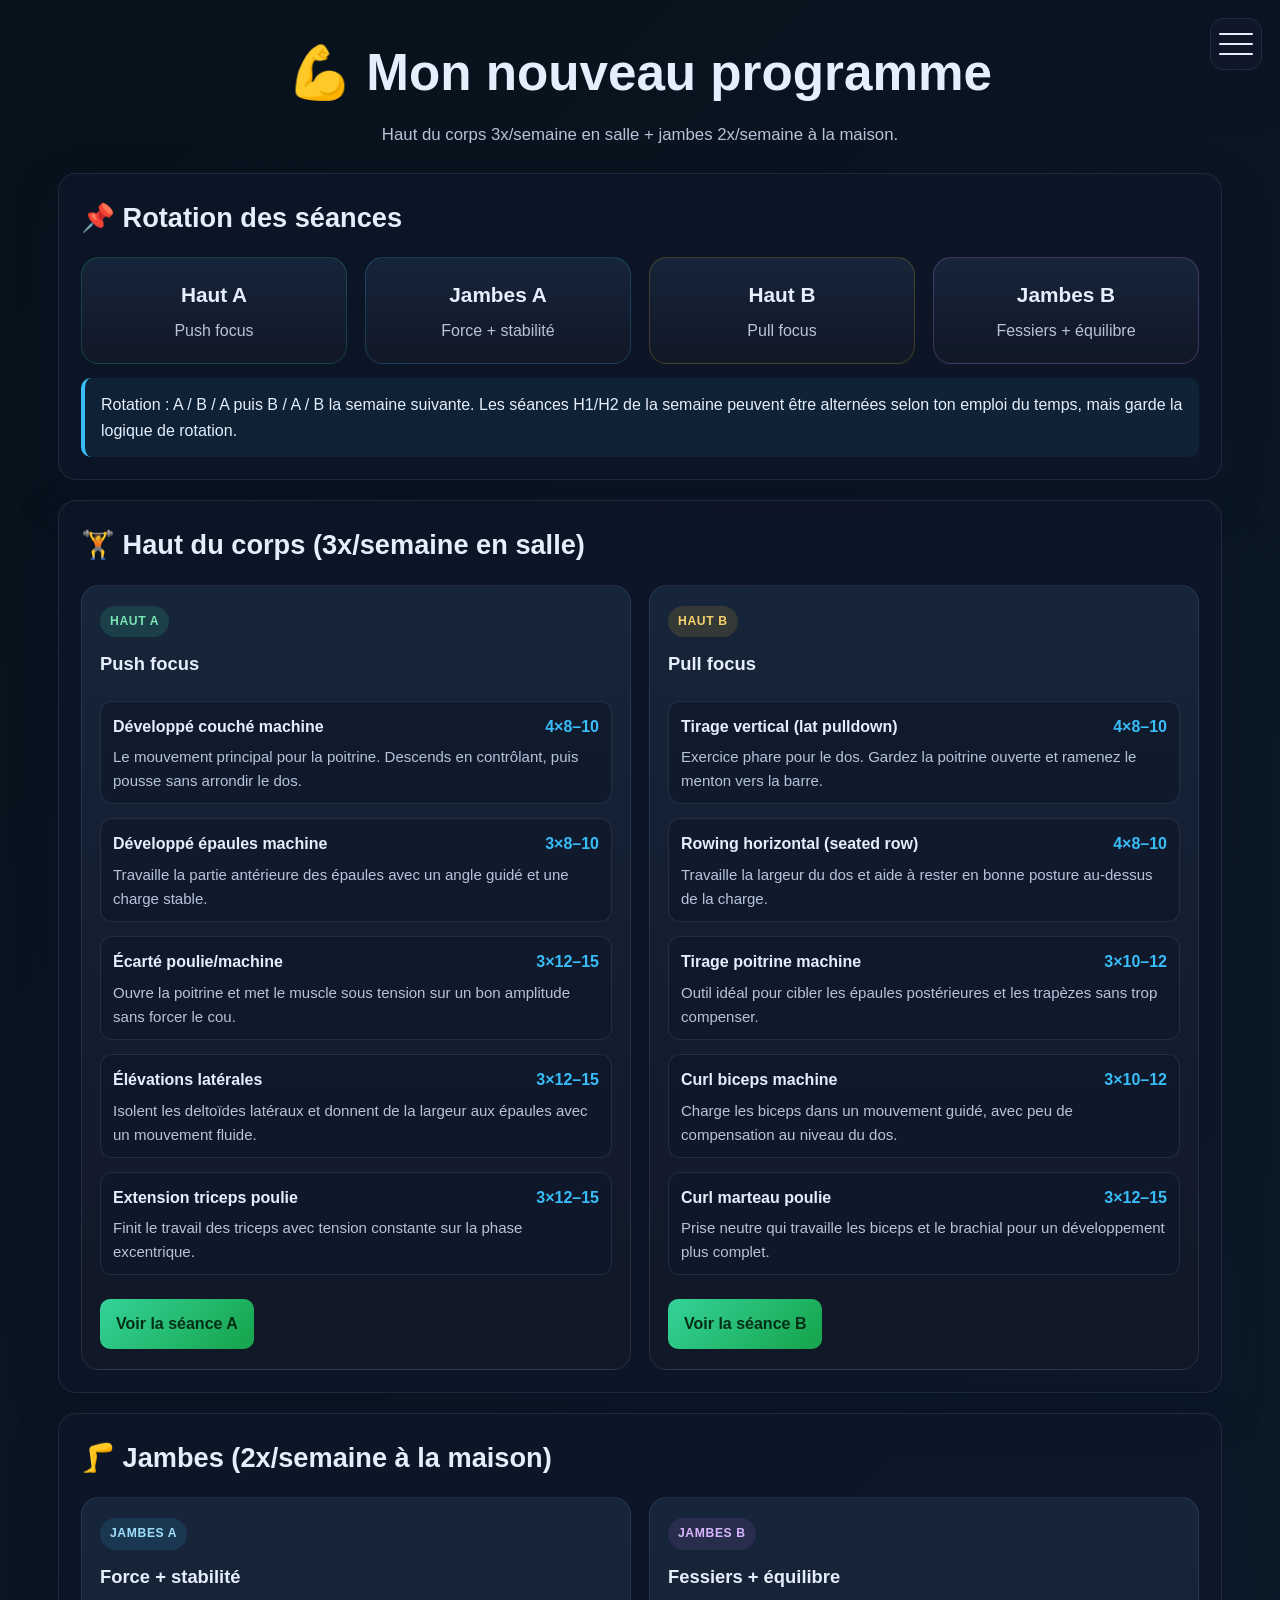
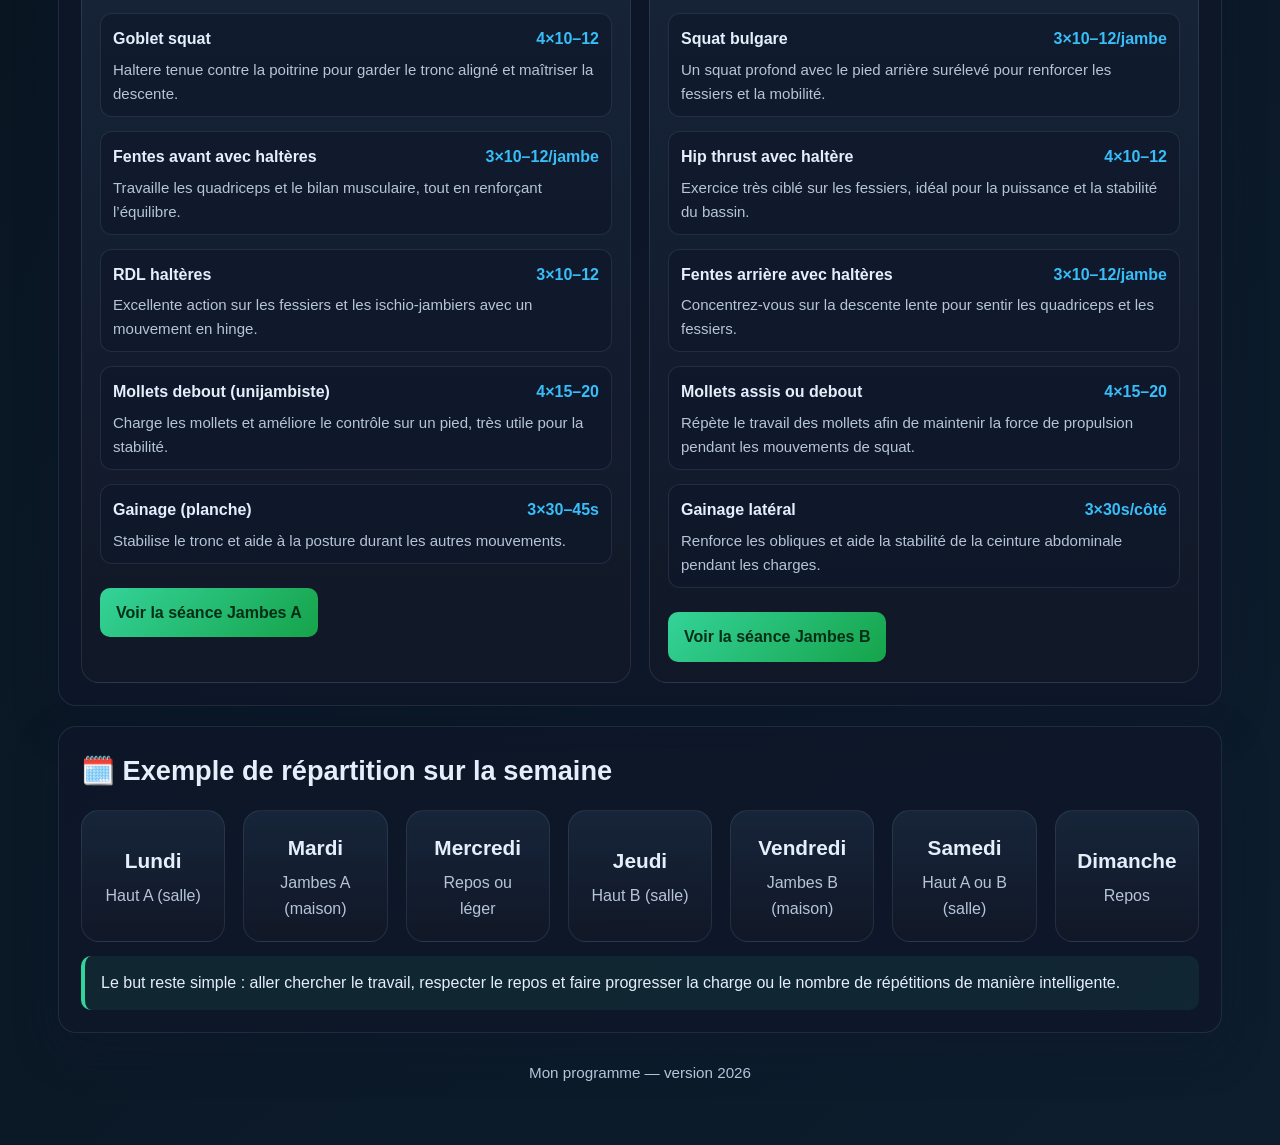
<file: index.html>
<!doctype html>
<html lang="fr">
<head>
  <meta charset="UTF-8" />
  <meta name="viewport" content="width=device-width, initial-scale=1.0" />
  <title>Mon nouveau programme de musculation</title>
  <link rel="stylesheet" href="styles.css" />
</head>
<body>
  <div class="container">
    <header class="page-header">
      <div class="mobile-nav-wrap">
        <button class="burger-btn" type="button" aria-label="Ouvrir le menu" aria-expanded="false">
          <span></span>
          <span></span>
          <span></span>
        </button>
        <nav class="quick-nav" aria-label="Navigation rapide">
          <a href="seance-a.html">Haut A</a>
          <a href="seance-b.html">Jambes A</a>
          <a href="seance-c.html">Haut B</a>
          <a href="seance-d.html">Jambes B</a>
        </nav>
      </div>
      <h1>💪 Mon nouveau programme</h1>
      <p class="subtitle">Haut du corps 3x/semaine en salle + jambes 2x/semaine à la maison.</p>
    </header>

    <section>
      <h2>📌 Rotation des séances</h2>
      <div class="summary-grid">
        <div class="summary-card accent-green">
          <strong>Haut A</strong>
          <span>Push focus</span>
        </div>
        <div class="summary-card accent-blue">
          <strong>Jambes A</strong>
          <span>Force + stabilité</span>
        </div>
        <div class="summary-card accent-gold">
          <strong>Haut B</strong>
          <span>Pull focus</span>
        </div>
        <div class="summary-card accent-purple">
          <strong>Jambes B</strong>
          <span>Fessiers + équilibre</span>
        </div>
      </div>
      <div class="info-box">
        Rotation : A / B / A puis B / A / B la semaine suivante. Les séances H1/H2 de la semaine peuvent être alternées selon ton emploi du temps, mais garde la logique de rotation.
      </div>
    </section>

    <section>
      <h2>🏋️ Haut du corps (3x/semaine en salle)</h2>
      <div class="program-grid">
        <article class="plan-card" id="haut-a">
          <span class="tag tag-green">Haut A</span>
          <h3>Push focus</h3>
          <ul class="exercise-list-index">
            <li>
              <div class="exercise-head"><strong>Développé couché machine</strong><span>4×8–10</span></div>
              <p>Le mouvement principal pour la poitrine. Descends en contrôlant, puis pousse sans arrondir le dos.</p>
            </li>
            <li>
              <div class="exercise-head"><strong>Développé épaules machine</strong><span>3×8–10</span></div>
              <p>Travaille la partie antérieure des épaules avec un angle guidé et une charge stable.</p>
            </li>
            <li>
              <div class="exercise-head"><strong>Écarté poulie/machine</strong><span>3×12–15</span></div>
              <p>Ouvre la poitrine et met le muscle sous tension sur un bon amplitude sans forcer le cou.</p>
            </li>
            <li>
              <div class="exercise-head"><strong>Élévations latérales</strong><span>3×12–15</span></div>
              <p>Isolent les deltoïdes latéraux et donnent de la largeur aux épaules avec un mouvement fluide.</p>
            </li>
            <li>
              <div class="exercise-head"><strong>Extension triceps poulie</strong><span>3×12–15</span></div>
              <p>Finit le travail des triceps avec tension constante sur la phase excentrique.</p>
            </li>
          </ul>
          <div class="actions">
            <a class="button primary" href="seance-a.html">Voir la séance A</a>
          </div>
        </article>

        <article class="plan-card" id="haut-b">
          <span class="tag tag-gold">Haut B</span>
          <h3>Pull focus</h3>
          <ul class="exercise-list-index">
            <li>
              <div class="exercise-head"><strong>Tirage vertical (lat pulldown)</strong><span>4×8–10</span></div>
              <p>Exercice phare pour le dos. Gardez la poitrine ouverte et ramenez le menton vers la barre.</p>
            </li>
            <li>
              <div class="exercise-head"><strong>Rowing horizontal (seated row)</strong><span>4×8–10</span></div>
              <p>Travaille la largeur du dos et aide à rester en bonne posture au-dessus de la charge.</p>
            </li>
            <li>
              <div class="exercise-head"><strong>Tirage poitrine machine</strong><span>3×10–12</span></div>
              <p>Outil idéal pour cibler les épaules postérieures et les trapèzes sans trop compenser.</p>
            </li>
            <li>
              <div class="exercise-head"><strong>Curl biceps machine</strong><span>3×10–12</span></div>
              <p>Charge les biceps dans un mouvement guidé, avec peu de compensation au niveau du dos.</p>
            </li>
            <li>
              <div class="exercise-head"><strong>Curl marteau poulie</strong><span>3×12–15</span></div>
              <p>Prise neutre qui travaille les biceps et le brachial pour un développement plus complet.</p>
            </li>
          </ul>
          <div class="actions">
            <a class="button primary" href="seance-c.html">Voir la séance B</a>
          </div>
        </article>
      </div>
    </section>

    <section>
      <h2>🦵 Jambes (2x/semaine à la maison)</h2>
      <div class="program-grid two-columns">
        <article class="plan-card" id="jambes-a">
          <span class="tag tag-blue">Jambes A</span>
          <h3>Force + stabilité</h3>
          <ul class="exercise-list-index">
            <li>
              <div class="exercise-head"><strong>Goblet squat</strong><span>4×10–12</span></div>
              <p>Haltere tenue contre la poitrine pour garder le tronc aligné et maîtriser la descente.</p>
            </li>
            <li>
              <div class="exercise-head"><strong>Fentes avant avec haltères</strong><span>3×10–12/jambe</span></div>
              <p>Travaille les quadriceps et le bilan musculaire, tout en renforçant l’équilibre.</p>
            </li>
            <li>
              <div class="exercise-head"><strong>RDL haltères</strong><span>3×10–12</span></div>
              <p>Excellente action sur les fessiers et les ischio-jambiers avec un mouvement en hinge.</p>
            </li>
            <li>
              <div class="exercise-head"><strong>Mollets debout (unijambiste)</strong><span>4×15–20</span></div>
              <p>Charge les mollets et améliore le contrôle sur un pied, très utile pour la stabilité.</p>
            </li>
            <li>
              <div class="exercise-head"><strong>Gainage (planche)</strong><span>3×30–45s</span></div>
              <p>Stabilise le tronc et aide à la posture durant les autres mouvements.</p>
            </li>
          </ul>
          <div class="actions">
            <a class="button primary" href="seance-b.html">Voir la séance Jambes A</a>
          </div>
        </article>

        <article class="plan-card" id="jambes-b">
          <span class="tag tag-purple">Jambes B</span>
          <h3>Fessiers + équilibre</h3>
          <ul class="exercise-list-index">
            <li>
              <div class="exercise-head"><strong>Squat bulgare</strong><span>3×10–12/jambe</span></div>
              <p>Un squat profond avec le pied arrière surélevé pour renforcer les fessiers et la mobilité.</p>
            </li>
            <li>
              <div class="exercise-head"><strong>Hip thrust avec haltère</strong><span>4×10–12</span></div>
              <p>Exercice très ciblé sur les fessiers, idéal pour la puissance et la stabilité du bassin.</p>
            </li>
            <li>
              <div class="exercise-head"><strong>Fentes arrière avec haltères</strong><span>3×10–12/jambe</span></div>
              <p>Concentrez-vous sur la descente lente pour sentir les quadriceps et les fessiers.</p>
            </li>
            <li>
              <div class="exercise-head"><strong>Mollets assis ou debout</strong><span>4×15–20</span></div>
              <p>Répète le travail des mollets afin de maintenir la force de propulsion pendant les mouvements de squat.</p>
            </li>
            <li>
              <div class="exercise-head"><strong>Gainage latéral</strong><span>3×30s/côté</span></div>
              <p>Renforce les obliques et aide la stabilité de la ceinture abdominale pendant les charges.</p>
            </li>
          </ul>
          <div class="actions">
            <a class="button primary" href="seance-d.html">Voir la séance Jambes B</a>
          </div>
        </article>
      </div>
    </section>

    <section>
      <h2>🗓️ Exemple de répartition sur la semaine</h2>
      <div class="week-grid">
        <div class="day-card"><strong>Lundi</strong><span>Haut A (salle)</span></div>
        <div class="day-card"><strong>Mardi</strong><span>Jambes A (maison)</span></div>
        <div class="day-card"><strong>Mercredi</strong><span>Repos ou léger</span></div>
        <div class="day-card"><strong>Jeudi</strong><span>Haut B (salle)</span></div>
        <div class="day-card"><strong>Vendredi</strong><span>Jambes B (maison)</span></div>
        <div class="day-card"><strong>Samedi</strong><span>Haut A ou B (salle)</span></div>
        <div class="day-card"><strong>Dimanche</strong><span>Repos</span></div>
      </div>
      <div class="success-box">Le but reste simple : aller chercher le travail, respecter le repos et faire progresser la charge ou le nombre de répétitions de manière intelligente.</div>
    </section>

    <footer>Mon programme — version 2026</footer>
  </div>

  <script src="app.js"></script>
</body>
</html>
</file>
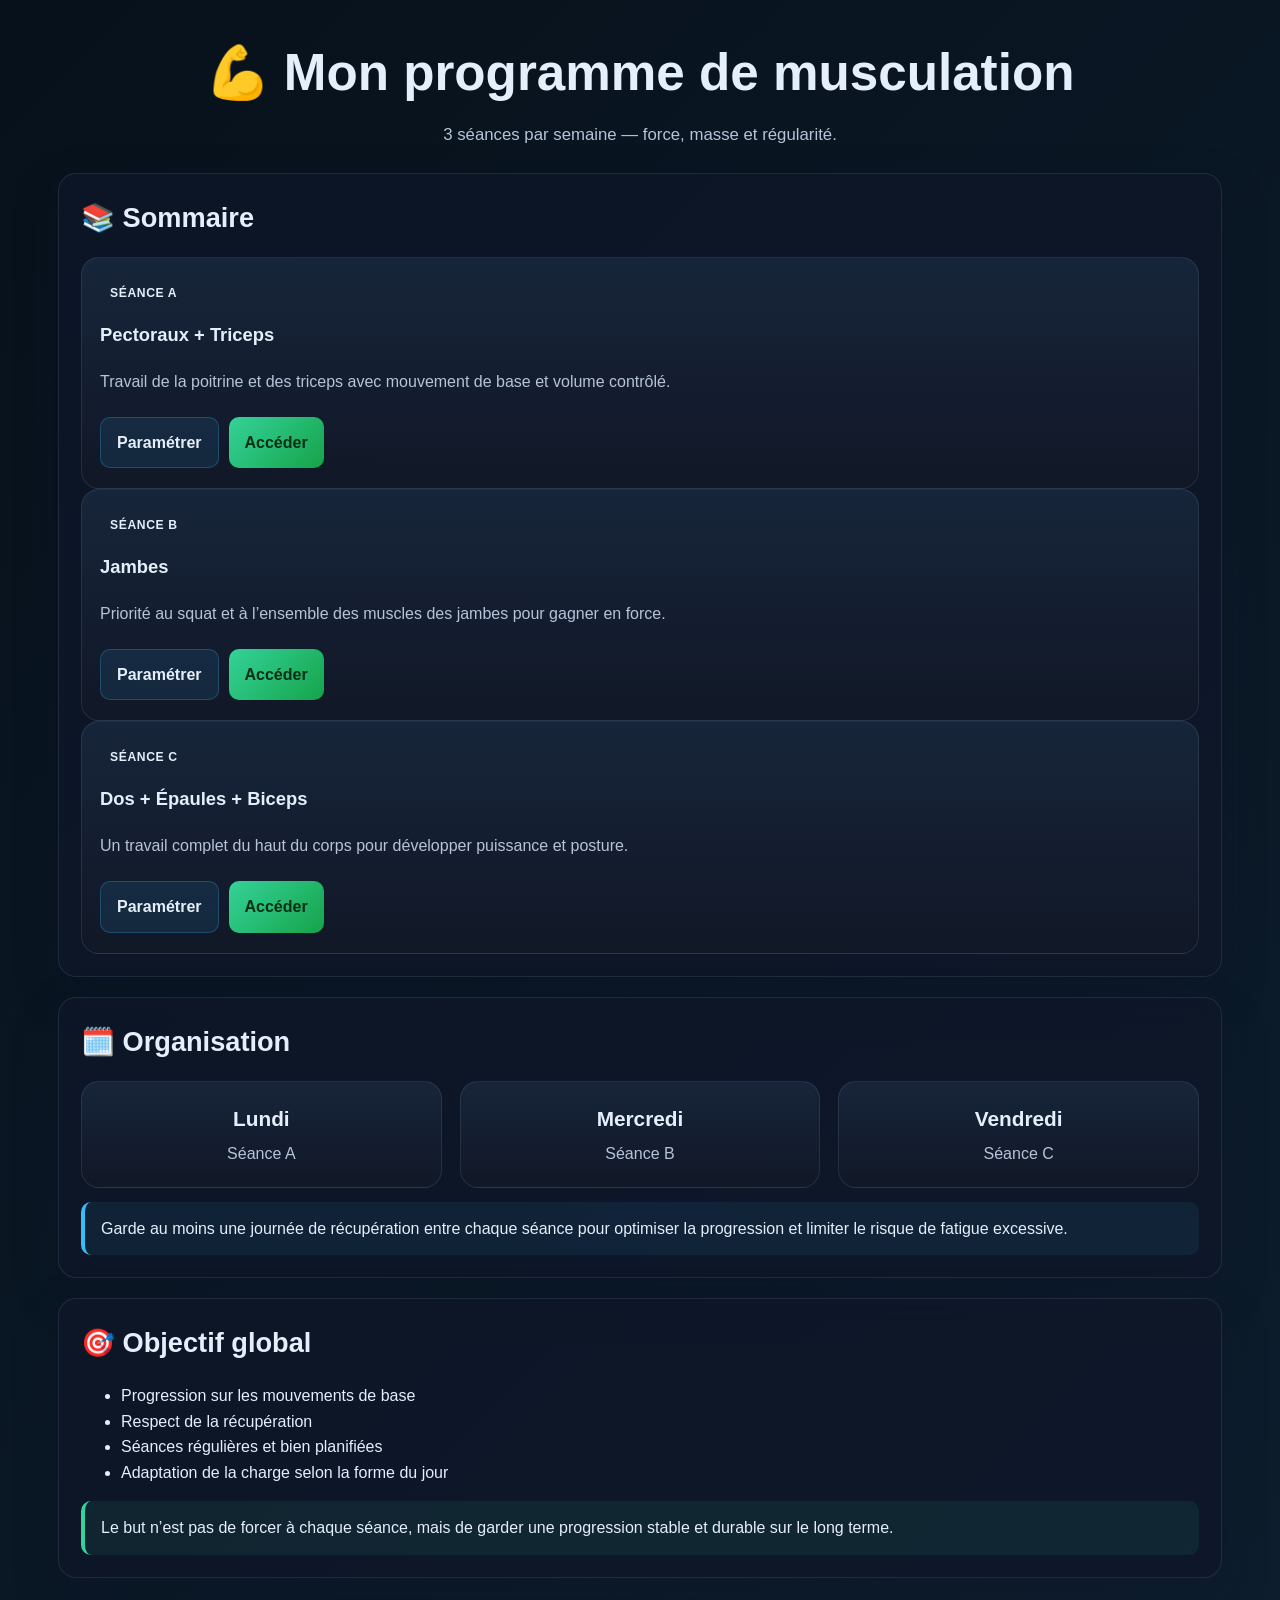
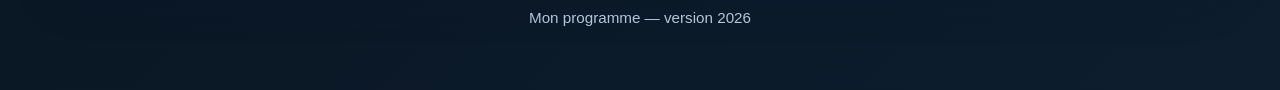
<file: programme-musculation.html>
<!doctype html>
<html lang="fr">
<head>
  <meta charset="UTF-8" />
  <meta name="viewport" content="width=device-width, initial-scale=1.0" />
  <title>Mon programme de musculation</title>
  <link rel="stylesheet" href="styles.css" />
</head>
<body>
  <div class="container">
    <header class="page-header">
      <h1>💪 Mon programme de musculation</h1>
      <p class="subtitle">3 séances par semaine — force, masse et régularité.</p>
    </header>

    <section>
      <h2>📚 Sommaire</h2>
      <div class="grid-3">
        <article class="session-card" data-session="a">
          <span class="tag">Séance A</span>
          <h3>Pectoraux + Triceps</h3>
          <p>Travail de la poitrine et des triceps avec mouvement de base et volume contrôlé.</p>
          <div class="actions">
            <a class="button secondary" href="seance-a.html#parametrage">Paramétrer</a>
            <a class="button primary" href="seance-a.html">Accéder</a>
          </div>
        </article>

        <article class="session-card" data-session="b">
          <span class="tag">Séance B</span>
          <h3>Jambes</h3>
          <p>Priorité au squat et à l’ensemble des muscles des jambes pour gagner en force.</p>
          <div class="actions">
            <a class="button secondary" href="seance-b.html#parametrage">Paramétrer</a>
            <a class="button primary" href="seance-b.html">Accéder</a>
          </div>
        </article>

        <article class="session-card" data-session="c">
          <span class="tag">Séance C</span>
          <h3>Dos + Épaules + Biceps</h3>
          <p>Un travail complet du haut du corps pour développer puissance et posture.</p>
          <div class="actions">
            <a class="button secondary" href="seance-c.html#parametrage">Paramétrer</a>
            <a class="button primary" href="seance-c.html">Accéder</a>
          </div>
        </article>
      </div>
    </section>

    <section>
      <h2>🗓️ Organisation</h2>
      <div class="session-meta">
        <div class="meta-card"><strong>Lundi</strong><span>Séance A</span></div>
        <div class="meta-card"><strong>Mercredi</strong><span>Séance B</span></div>
        <div class="meta-card"><strong>Vendredi</strong><span>Séance C</span></div>
      </div>
      <div class="info-box">Garde au moins une journée de récupération entre chaque séance pour optimiser la progression et limiter le risque de fatigue excessive.</div>
    </section>

    <section>
      <h2>🎯 Objectif global</h2>
      <ul>
        <li>Progression sur les mouvements de base</li>
        <li>Respect de la récupération</li>
        <li>Séances régulières et bien planifiées</li>
        <li>Adaptation de la charge selon la forme du jour</li>
      </ul>
      <div class="success-box">Le but n’est pas de forcer à chaque séance, mais de garder une progression stable et durable sur le long terme.</div>
    </section>

    <footer>Mon programme — version 2026</footer>
  </div>
</body>
</html>
</file>
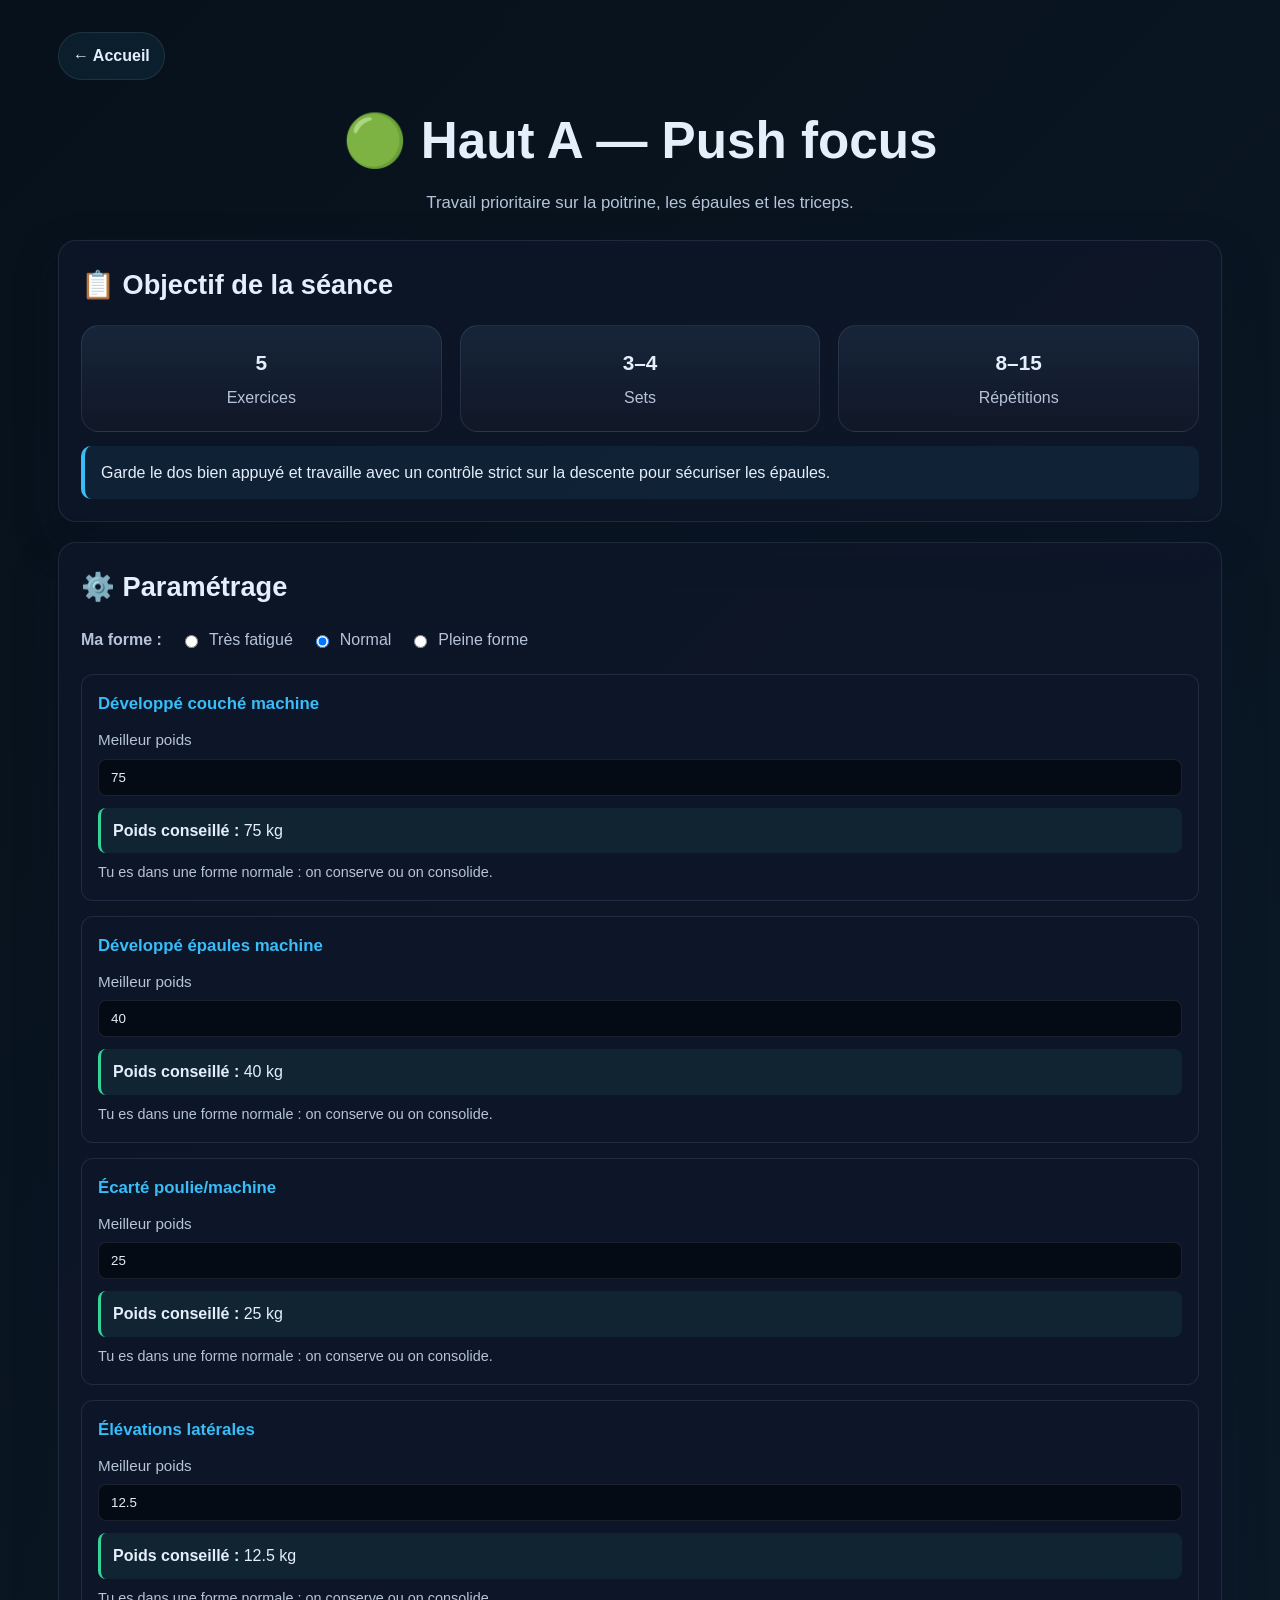
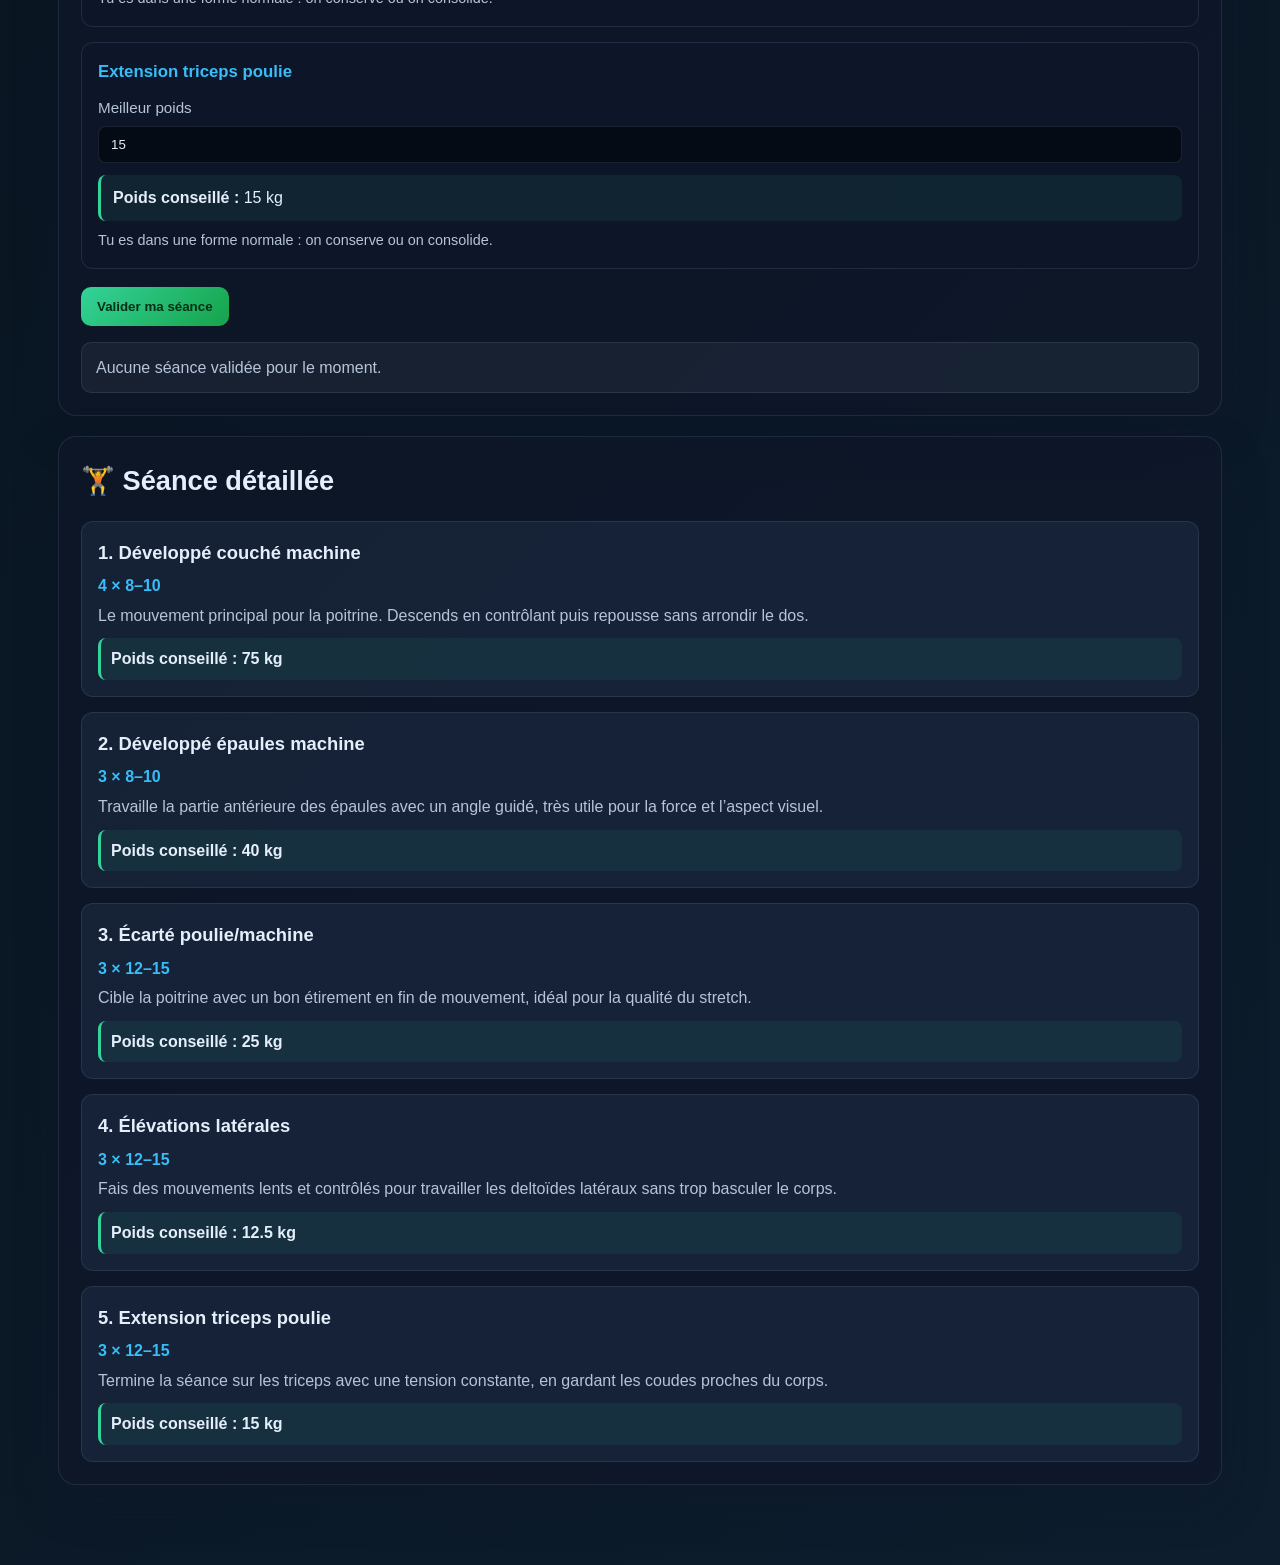
<file: seance-a.html>
<!doctype html>
<html lang="fr">
<head>
  <meta charset="UTF-8" />
  <meta name="viewport" content="width=device-width, initial-scale=1.0" />
  <title>Haut A — Push focus</title>
  <link rel="stylesheet" href="styles.css" />
</head>
<body data-session="a">
  <div class="container">
    <div class="topbar">
      <a class="back-link" href="index.html">← Accueil</a>
      <div></div>
    </div>

    <header class="page-header">
      <h1>🟢 Haut A — Push focus</h1>
      <p class="subtitle">Travail prioritaire sur la poitrine, les épaules et les triceps.</p>
    </header>

    <section>
      <h2>📋 Objectif de la séance</h2>
      <div class="session-meta">
        <div class="meta-card"><strong>5</strong><span>Exercices</span></div>
        <div class="meta-card"><strong>3–4</strong><span>Sets</span></div>
        <div class="meta-card"><strong>8–15</strong><span>Répétitions</span></div>
      </div>
      <div class="info-box">Garde le dos bien appuyé et travaille avec un contrôle strict sur la descente pour sécuriser les épaules.</div>
    </section>

    <section id="parametrage">
      <h2>⚙️ Paramétrage</h2>
      <div class="mood-selector">
        <strong>Ma forme :</strong>
        <label><input type="radio" name="sessionMood" value="1">Très fatigué</label>
        <label><input type="radio" name="sessionMood" value="2">Normal</label>
        <label><input type="radio" name="sessionMood" value="3">Pleine forme</label>
      </div>

      <div class="exercise-list">
        <div class="perf-row" data-session="a" data-exercise-id="bench">
          <div class="perf-name">Développé couché machine</div>
          <div class="perf-fields">
            <label><span>Meilleur poids</span><input type="number" min="0" step="2.5" value="75" data-field="best" /></label>
          </div>
          <div class="advice-box"><strong>Poids conseillé :</strong> <span class="suggestion-value">75 kg</span></div>
          <div class="small-note"></div>
        </div>

        <div class="perf-row" data-session="a" data-exercise-id="shoulders">
          <div class="perf-name">Développé épaules machine</div>
          <div class="perf-fields">
            <label><span>Meilleur poids</span><input type="number" min="0" step="2.5" value="40" data-field="best" /></label>
          </div>
          <div class="advice-box"><strong>Poids conseillé :</strong> <span class="suggestion-value">40 kg</span></div>
          <div class="small-note"></div>
        </div>

        <div class="perf-row" data-session="a" data-exercise-id="ecarte">
          <div class="perf-name">Écarté poulie/machine</div>
          <div class="perf-fields">
            <label><span>Meilleur poids</span><input type="number" min="0" step="2.5" value="25" data-field="best" /></label>
          </div>
          <div class="advice-box"><strong>Poids conseillé :</strong> <span class="suggestion-value">25 kg</span></div>
          <div class="small-note"></div>
        </div>

        <div class="perf-row" data-session="a" data-exercise-id="lateral">
          <div class="perf-name">Élévations latérales</div>
          <div class="perf-fields">
            <label><span>Meilleur poids</span><input type="number" min="0" step="2.5" value="12.5" data-field="best" /></label>
          </div>
          <div class="advice-box"><strong>Poids conseillé :</strong> <span class="suggestion-value">12.5 kg</span></div>
          <div class="small-note"></div>
        </div>

        <div class="perf-row" data-session="a" data-exercise-id="triceps">
          <div class="perf-name">Extension triceps poulie</div>
          <div class="perf-fields">
            <label><span>Meilleur poids</span><input type="number" min="0" step="2.5" value="15" data-field="best" /></label>
          </div>
          <div class="advice-box"><strong>Poids conseillé :</strong> <span class="suggestion-value">15 kg</span></div>
          <div class="small-note"></div>
        </div>
      </div>

      <div class="actions" style="margin-top: 18px;">
        <button class="primary-btn" type="button" data-save-session>Valider ma séance</button>
      </div>
      <div id="sessionSummary" class="session-summary">Aucune séance validée pour le moment.</div>
    </section>

    <section>
      <h2>🏋️ Séance détaillée</h2>
      <div class="exercise-list">
        <div class="exercise" data-session="a" data-exercise-id="bench">
          <h3>1. Développé couché machine</h3>
          <div class="sets">4 × 8–10</div>
          <div class="tip">Le mouvement principal pour la poitrine. Descends en contrôlant puis repousse sans arrondir le dos.</div>
          <div class="program-suggestion">Poids conseillé : 75 kg</div>
        </div>

        <div class="exercise" data-session="a" data-exercise-id="shoulders">
          <h3>2. Développé épaules machine</h3>
          <div class="sets">3 × 8–10</div>
          <div class="tip">Travaille la partie antérieure des épaules avec un angle guidé, très utile pour la force et l’aspect visuel.</div>
          <div class="program-suggestion">Poids conseillé : 40 kg</div>
        </div>

        <div class="exercise" data-session="a" data-exercise-id="ecarte">
          <h3>3. Écarté poulie/machine</h3>
          <div class="sets">3 × 12–15</div>
          <div class="tip">Cible la poitrine avec un bon étirement en fin de mouvement, idéal pour la qualité du stretch.</div>
          <div class="program-suggestion">Poids conseillé : 25 kg</div>
        </div>

        <div class="exercise" data-session="a" data-exercise-id="lateral">
          <h3>4. Élévations latérales</h3>
          <div class="sets">3 × 12–15</div>
          <div class="tip">Fais des mouvements lents et contrôlés pour travailler les deltoïdes latéraux sans trop basculer le corps.</div>
          <div class="program-suggestion">Poids conseillé : 12.5 kg</div>
        </div>

        <div class="exercise" data-session="a" data-exercise-id="triceps">
          <h3>5. Extension triceps poulie</h3>
          <div class="sets">3 × 12–15</div>
          <div class="tip">Termine la séance sur les triceps avec une tension constante, en gardant les coudes proches du corps.</div>
          <div class="program-suggestion">Poids conseillé : 15 kg</div>
        </div>
      </div>
    </section>
  </div>

  <script src="app.js"></script>
</body>
</html>
</file>
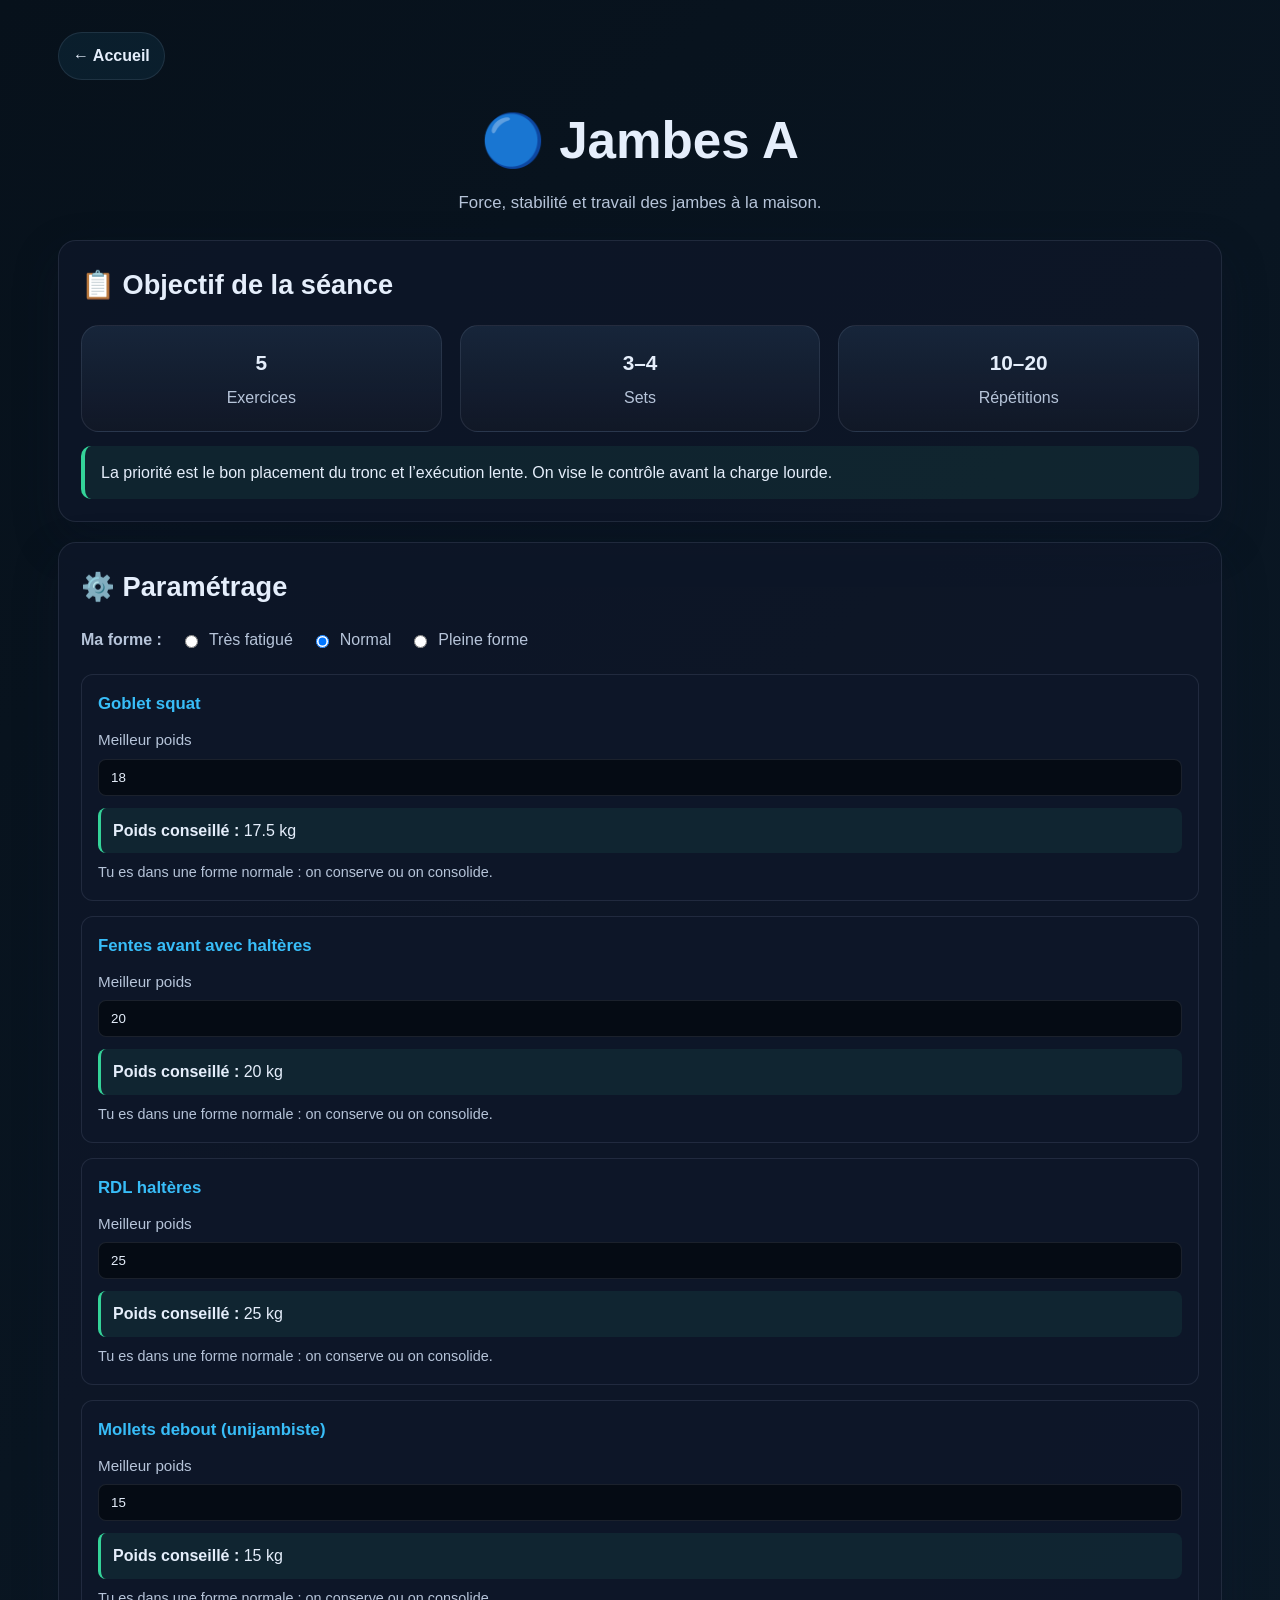
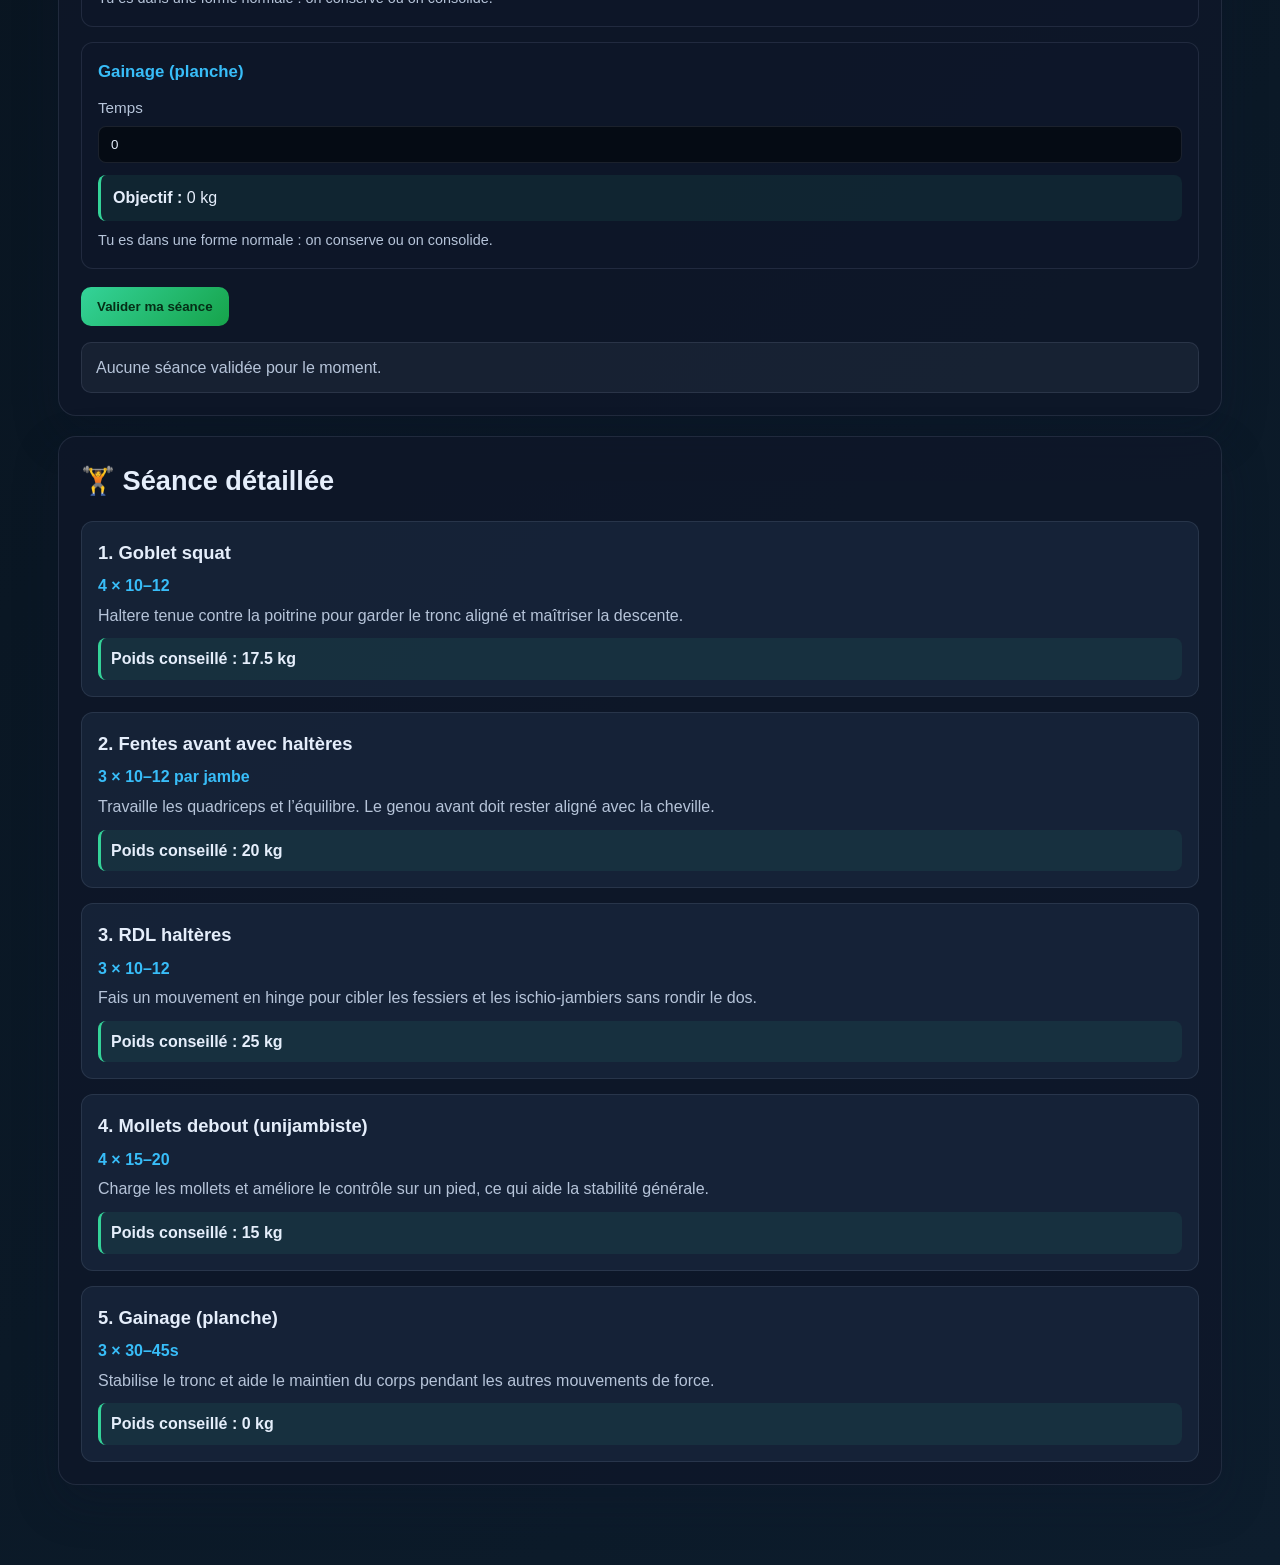
<file: seance-b.html>
<!doctype html>
<html lang="fr">
<head>
  <meta charset="UTF-8" />
  <meta name="viewport" content="width=device-width, initial-scale=1.0" />
  <title>Jambes A</title>
  <link rel="stylesheet" href="styles.css" />
</head>
<body data-session="b">
  <div class="container">
    <div class="topbar">
      <a class="back-link" href="index.html">← Accueil</a>
      <div></div>
    </div>

    <header class="page-header">
      <h1>🔵 Jambes A</h1>
      <p class="subtitle">Force, stabilité et travail des jambes à la maison.</p>
    </header>

    <section>
      <h2>📋 Objectif de la séance</h2>
      <div class="session-meta">
        <div class="meta-card"><strong>5</strong><span>Exercices</span></div>
        <div class="meta-card"><strong>3–4</strong><span>Sets</span></div>
        <div class="meta-card"><strong>10–20</strong><span>Répétitions</span></div>
      </div>
      <div class="success-box">La priorité est le bon placement du tronc et l’exécution lente. On vise le contrôle avant la charge lourde.</div>
    </section>

    <section id="parametrage">
      <h2>⚙️ Paramétrage</h2>
      <div class="mood-selector">
        <strong>Ma forme :</strong>
        <label><input type="radio" name="sessionMood" value="1">Très fatigué</label>
        <label><input type="radio" name="sessionMood" value="2">Normal</label>
        <label><input type="radio" name="sessionMood" value="3">Pleine forme</label>
      </div>

      <div class="exercise-list">
        <div class="perf-row" data-session="b" data-exercise-id="goblet">
          <div class="perf-name">Goblet squat</div>
          <div class="perf-fields">
            <label><span>Meilleur poids</span><input type="number" min="0" step="2.5" value="18" data-field="best" /></label>
          </div>
          <div class="advice-box"><strong>Poids conseillé :</strong> <span class="suggestion-value">18 kg</span></div>
          <div class="small-note"></div>
        </div>

        <div class="perf-row" data-session="b" data-exercise-id="split_front">
          <div class="perf-name">Fentes avant avec haltères</div>
          <div class="perf-fields">
            <label><span>Meilleur poids</span><input type="number" min="0" step="2.5" value="20" data-field="best" /></label>
          </div>
          <div class="advice-box"><strong>Poids conseillé :</strong> <span class="suggestion-value">20 kg</span></div>
          <div class="small-note"></div>
        </div>

        <div class="perf-row" data-session="b" data-exercise-id="rdl">
          <div class="perf-name">RDL haltères</div>
          <div class="perf-fields">
            <label><span>Meilleur poids</span><input type="number" min="0" step="2.5" value="25" data-field="best" /></label>
          </div>
          <div class="advice-box"><strong>Poids conseillé :</strong> <span class="suggestion-value">25 kg</span></div>
          <div class="small-note"></div>
        </div>

        <div class="perf-row" data-session="b" data-exercise-id="calf_standing">
          <div class="perf-name">Mollets debout (unijambiste)</div>
          <div class="perf-fields">
            <label><span>Meilleur poids</span><input type="number" min="0" step="2.5" value="15" data-field="best" /></label>
          </div>
          <div class="advice-box"><strong>Poids conseillé :</strong> <span class="suggestion-value">15 kg</span></div>
          <div class="small-note"></div>
        </div>

        <div class="perf-row" data-session="b" data-exercise-id="plank">
          <div class="perf-name">Gainage (planche)</div>
          <div class="perf-fields">
            <label><span>Temps</span><input type="number" min="0" step="5" value="0" data-field="best" /></label>
          </div>
          <div class="advice-box"><strong>Objectif :</strong> <span class="suggestion-value">30–45s</span></div>
          <div class="small-note"></div>
        </div>
      </div>

      <div class="actions" style="margin-top: 18px;">
        <button class="primary-btn" type="button" data-save-session>Valider ma séance</button>
      </div>
      <div id="sessionSummary" class="session-summary">Aucune séance validée pour le moment.</div>
    </section>

    <section>
      <h2>🏋️ Séance détaillée</h2>
      <div class="exercise-list">
        <div class="exercise" data-session="b" data-exercise-id="goblet">
          <h3>1. Goblet squat</h3>
          <div class="sets">4 × 10–12</div>
          <div class="tip">Haltere tenue contre la poitrine pour garder le tronc aligné et maîtriser la descente.</div>
          <div class="program-suggestion">Poids conseillé : 18 kg</div>
        </div>

        <div class="exercise" data-session="b" data-exercise-id="split_front">
          <h3>2. Fentes avant avec haltères</h3>
          <div class="sets">3 × 10–12 par jambe</div>
          <div class="tip">Travaille les quadriceps et l’équilibre. Le genou avant doit rester aligné avec la cheville.</div>
          <div class="program-suggestion">Poids conseillé : 20 kg</div>
        </div>

        <div class="exercise" data-session="b" data-exercise-id="rdl">
          <h3>3. RDL haltères</h3>
          <div class="sets">3 × 10–12</div>
          <div class="tip">Fais un mouvement en hinge pour cibler les fessiers et les ischio-jambiers sans rondir le dos.</div>
          <div class="program-suggestion">Poids conseillé : 25 kg</div>
        </div>

        <div class="exercise" data-session="b" data-exercise-id="calf_standing">
          <h3>4. Mollets debout (unijambiste)</h3>
          <div class="sets">4 × 15–20</div>
          <div class="tip">Charge les mollets et améliore le contrôle sur un pied, ce qui aide la stabilité générale.</div>
          <div class="program-suggestion">Poids conseillé : 15 kg</div>
        </div>

        <div class="exercise" data-session="b" data-exercise-id="plank">
          <h3>5. Gainage (planche)</h3>
          <div class="sets">3 × 30–45s</div>
          <div class="tip">Stabilise le tronc et aide le maintien du corps pendant les autres mouvements de force.</div>
          <div class="program-suggestion">Objectif : 30–45s</div>
        </div>
      </div>
    </section>
  </div>

  <script src="app.js"></script>
</body>
</html>
</file>
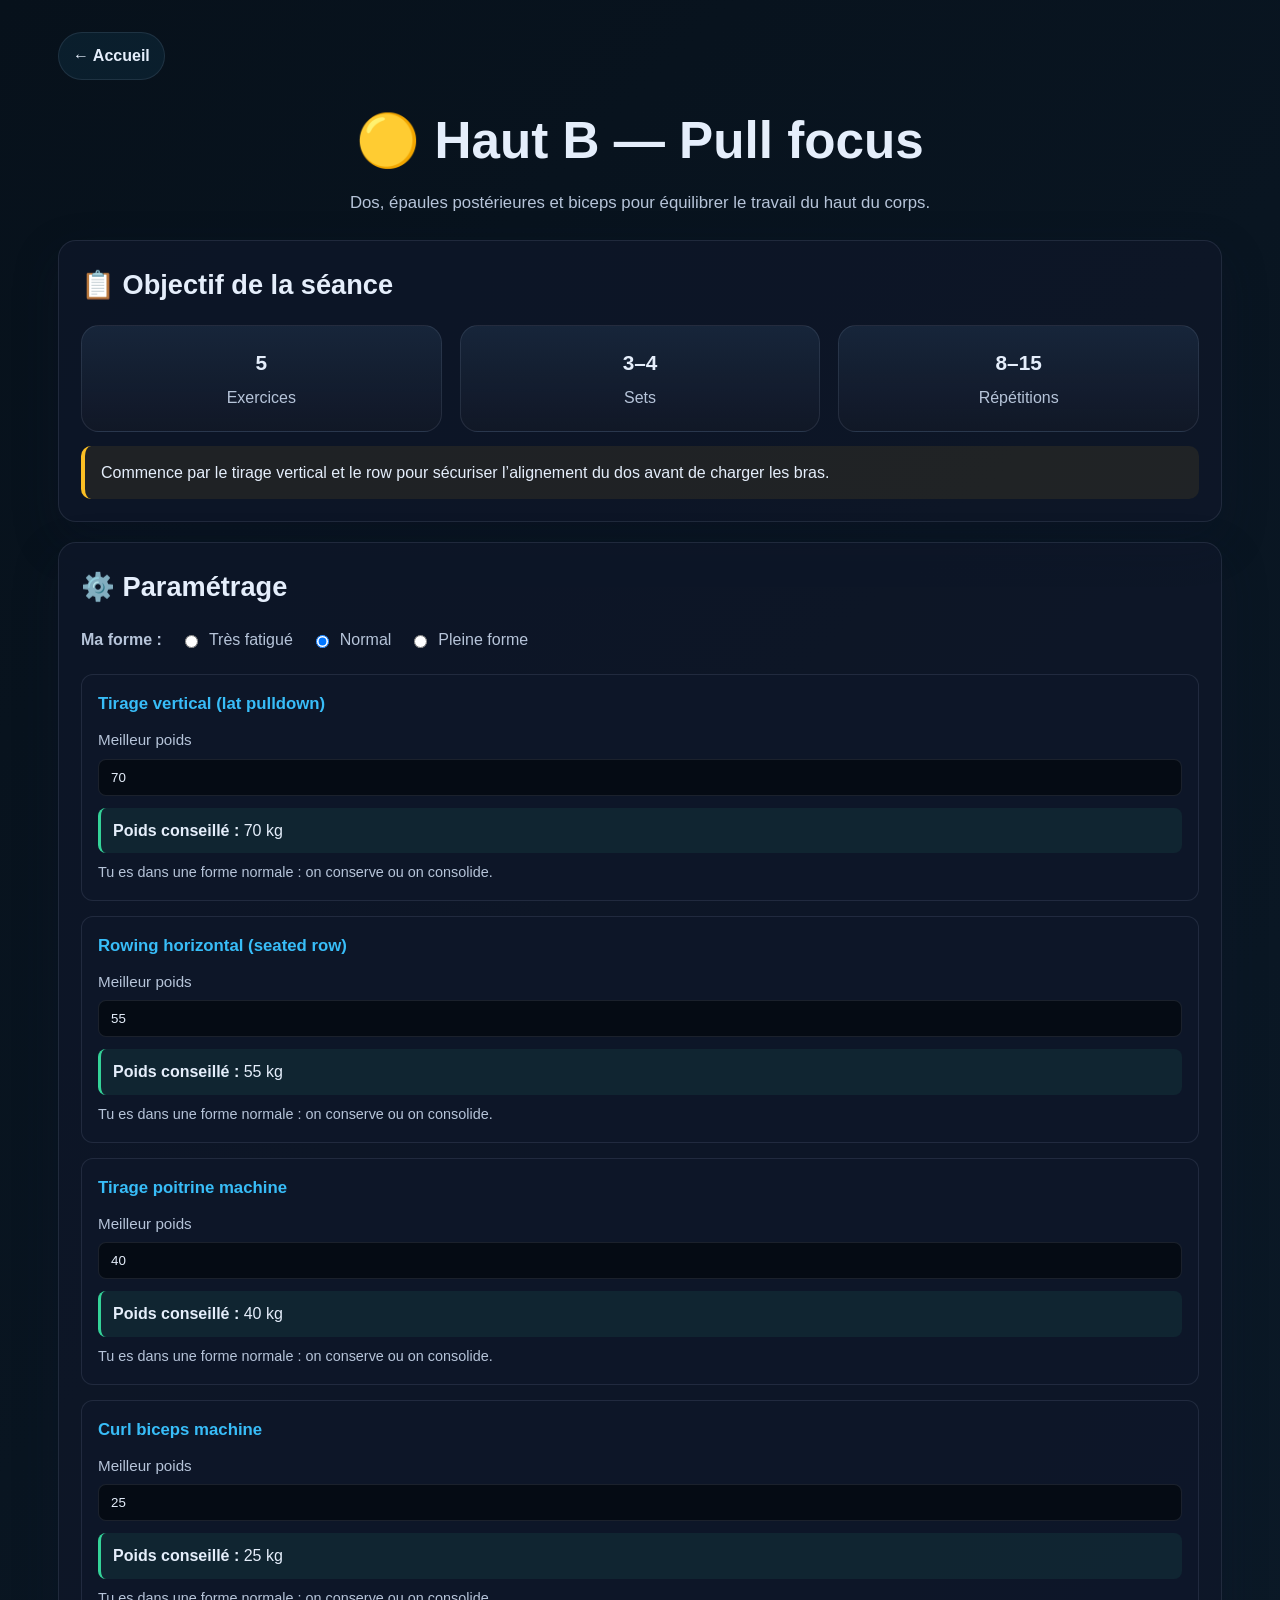
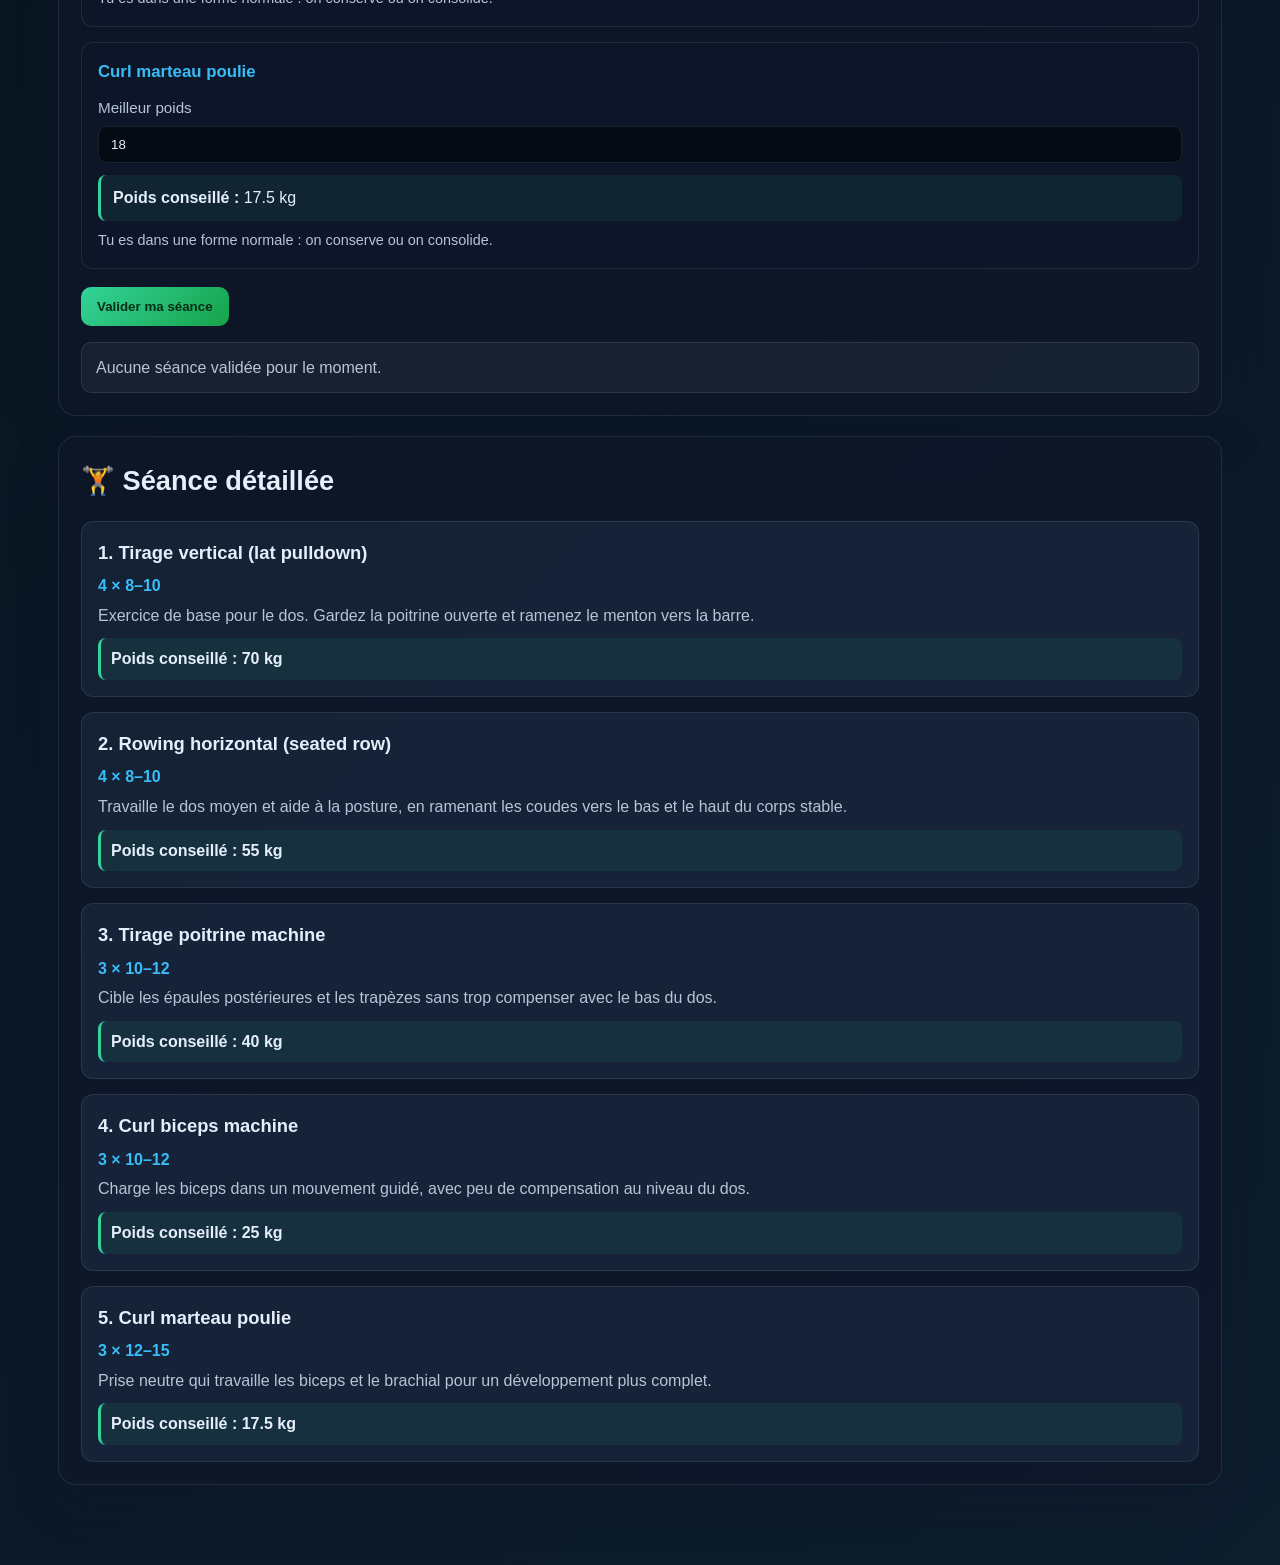
<file: seance-c.html>
<!doctype html>
<html lang="fr">
<head>
  <meta charset="UTF-8" />
  <meta name="viewport" content="width=device-width, initial-scale=1.0" />
  <title>Haut B — Pull focus</title>
  <link rel="stylesheet" href="styles.css" />
</head>
<body data-session="c">
  <div class="container">
    <div class="topbar">
      <a class="back-link" href="index.html">← Accueil</a>
      <div></div>
    </div>

    <header class="page-header">
      <h1>🟡 Haut B — Pull focus</h1>
      <p class="subtitle">Dos, épaules postérieures et biceps pour équilibrer le travail du haut du corps.</p>
    </header>

    <section>
      <h2>📋 Objectif de la séance</h2>
      <div class="session-meta">
        <div class="meta-card"><strong>5</strong><span>Exercices</span></div>
        <div class="meta-card"><strong>3–4</strong><span>Sets</span></div>
        <div class="meta-card"><strong>8–15</strong><span>Répétitions</span></div>
      </div>
      <div class="warning-box">Commence par le tirage vertical et le row pour sécuriser l’alignement du dos avant de charger les bras.</div>
    </section>

    <section id="parametrage">
      <h2>⚙️ Paramétrage</h2>
      <div class="mood-selector">
        <strong>Ma forme :</strong>
        <label><input type="radio" name="sessionMood" value="1">Très fatigué</label>
        <label><input type="radio" name="sessionMood" value="2">Normal</label>
        <label><input type="radio" name="sessionMood" value="3">Pleine forme</label>
      </div>

      <div class="exercise-list">
        <div class="perf-row" data-session="c" data-exercise-id="lat_pulldown">
          <div class="perf-name">Tirage vertical (lat pulldown)</div>
          <div class="perf-fields">
            <label><span>Meilleur poids</span><input type="number" min="0" step="2.5" value="70" data-field="best" /></label>
          </div>
          <div class="advice-box"><strong>Poids conseillé :</strong> <span class="suggestion-value">70 kg</span></div>
          <div class="small-note"></div>
        </div>

        <div class="perf-row" data-session="c" data-exercise-id="seated_row">
          <div class="perf-name">Rowing horizontal (seated row)</div>
          <div class="perf-fields">
            <label><span>Meilleur poids</span><input type="number" min="0" step="2.5" value="55" data-field="best" /></label>
          </div>
          <div class="advice-box"><strong>Poids conseillé :</strong> <span class="suggestion-value">55 kg</span></div>
          <div class="small-note"></div>
        </div>

        <div class="perf-row" data-session="c" data-exercise-id="chest_pulldown">
          <div class="perf-name">Tirage poitrine machine</div>
          <div class="perf-fields">
            <label><span>Meilleur poids</span><input type="number" min="0" step="2.5" value="40" data-field="best" /></label>
          </div>
          <div class="advice-box"><strong>Poids conseillé :</strong> <span class="suggestion-value">40 kg</span></div>
          <div class="small-note"></div>
        </div>

        <div class="perf-row" data-session="c" data-exercise-id="curl_biceps">
          <div class="perf-name">Curl biceps machine</div>
          <div class="perf-fields">
            <label><span>Meilleur poids</span><input type="number" min="0" step="2.5" value="25" data-field="best" /></label>
          </div>
          <div class="advice-box"><strong>Poids conseillé :</strong> <span class="suggestion-value">25 kg</span></div>
          <div class="small-note"></div>
        </div>

        <div class="perf-row" data-session="c" data-exercise-id="curl_hammer">
          <div class="perf-name">Curl marteau poulie</div>
          <div class="perf-fields">
            <label><span>Meilleur poids</span><input type="number" min="0" step="2.5" value="18" data-field="best" /></label>
          </div>
          <div class="advice-box"><strong>Poids conseillé :</strong> <span class="suggestion-value">18 kg</span></div>
          <div class="small-note"></div>
        </div>
      </div>

      <div class="actions" style="margin-top: 18px;">
        <button class="primary-btn" type="button" data-save-session>Valider ma séance</button>
      </div>
      <div id="sessionSummary" class="session-summary">Aucune séance validée pour le moment.</div>
    </section>

    <section>
      <h2>🏋️ Séance détaillée</h2>
      <div class="exercise-list">
        <div class="exercise" data-session="c" data-exercise-id="lat_pulldown">
          <h3>1. Tirage vertical (lat pulldown)</h3>
          <div class="sets">4 × 8–10</div>
          <div class="tip">Exercice de base pour le dos. Gardez la poitrine ouverte et ramenez le menton vers la barre.</div>
          <div class="program-suggestion">Poids conseillé : 70 kg</div>
        </div>

        <div class="exercise" data-session="c" data-exercise-id="seated_row">
          <h3>2. Rowing horizontal (seated row)</h3>
          <div class="sets">4 × 8–10</div>
          <div class="tip">Travaille le dos moyen et aide à la posture, en ramenant les coudes vers le bas et le haut du corps stable.</div>
          <div class="program-suggestion">Poids conseillé : 55 kg</div>
        </div>

        <div class="exercise" data-session="c" data-exercise-id="chest_pulldown">
          <h3>3. Tirage poitrine machine</h3>
          <div class="sets">3 × 10–12</div>
          <div class="tip">Cible les épaules postérieures et les trapèzes sans trop compenser avec le bas du dos.</div>
          <div class="program-suggestion">Poids conseillé : 40 kg</div>
        </div>

        <div class="exercise" data-session="c" data-exercise-id="curl_biceps">
          <h3>4. Curl biceps machine</h3>
          <div class="sets">3 × 10–12</div>
          <div class="tip">Charge les biceps dans un mouvement guidé, avec peu de compensation au niveau du dos.</div>
          <div class="program-suggestion">Poids conseillé : 25 kg</div>
        </div>

        <div class="exercise" data-session="c" data-exercise-id="curl_hammer">
          <h3>5. Curl marteau poulie</h3>
          <div class="sets">3 × 12–15</div>
          <div class="tip">Prise neutre qui travaille les biceps et le brachial pour un développement plus complet.</div>
          <div class="program-suggestion">Poids conseillé : 18 kg</div>
        </div>
      </div>
    </section>
  </div>

  <script src="app.js"></script>
</body>
</html>
</file>
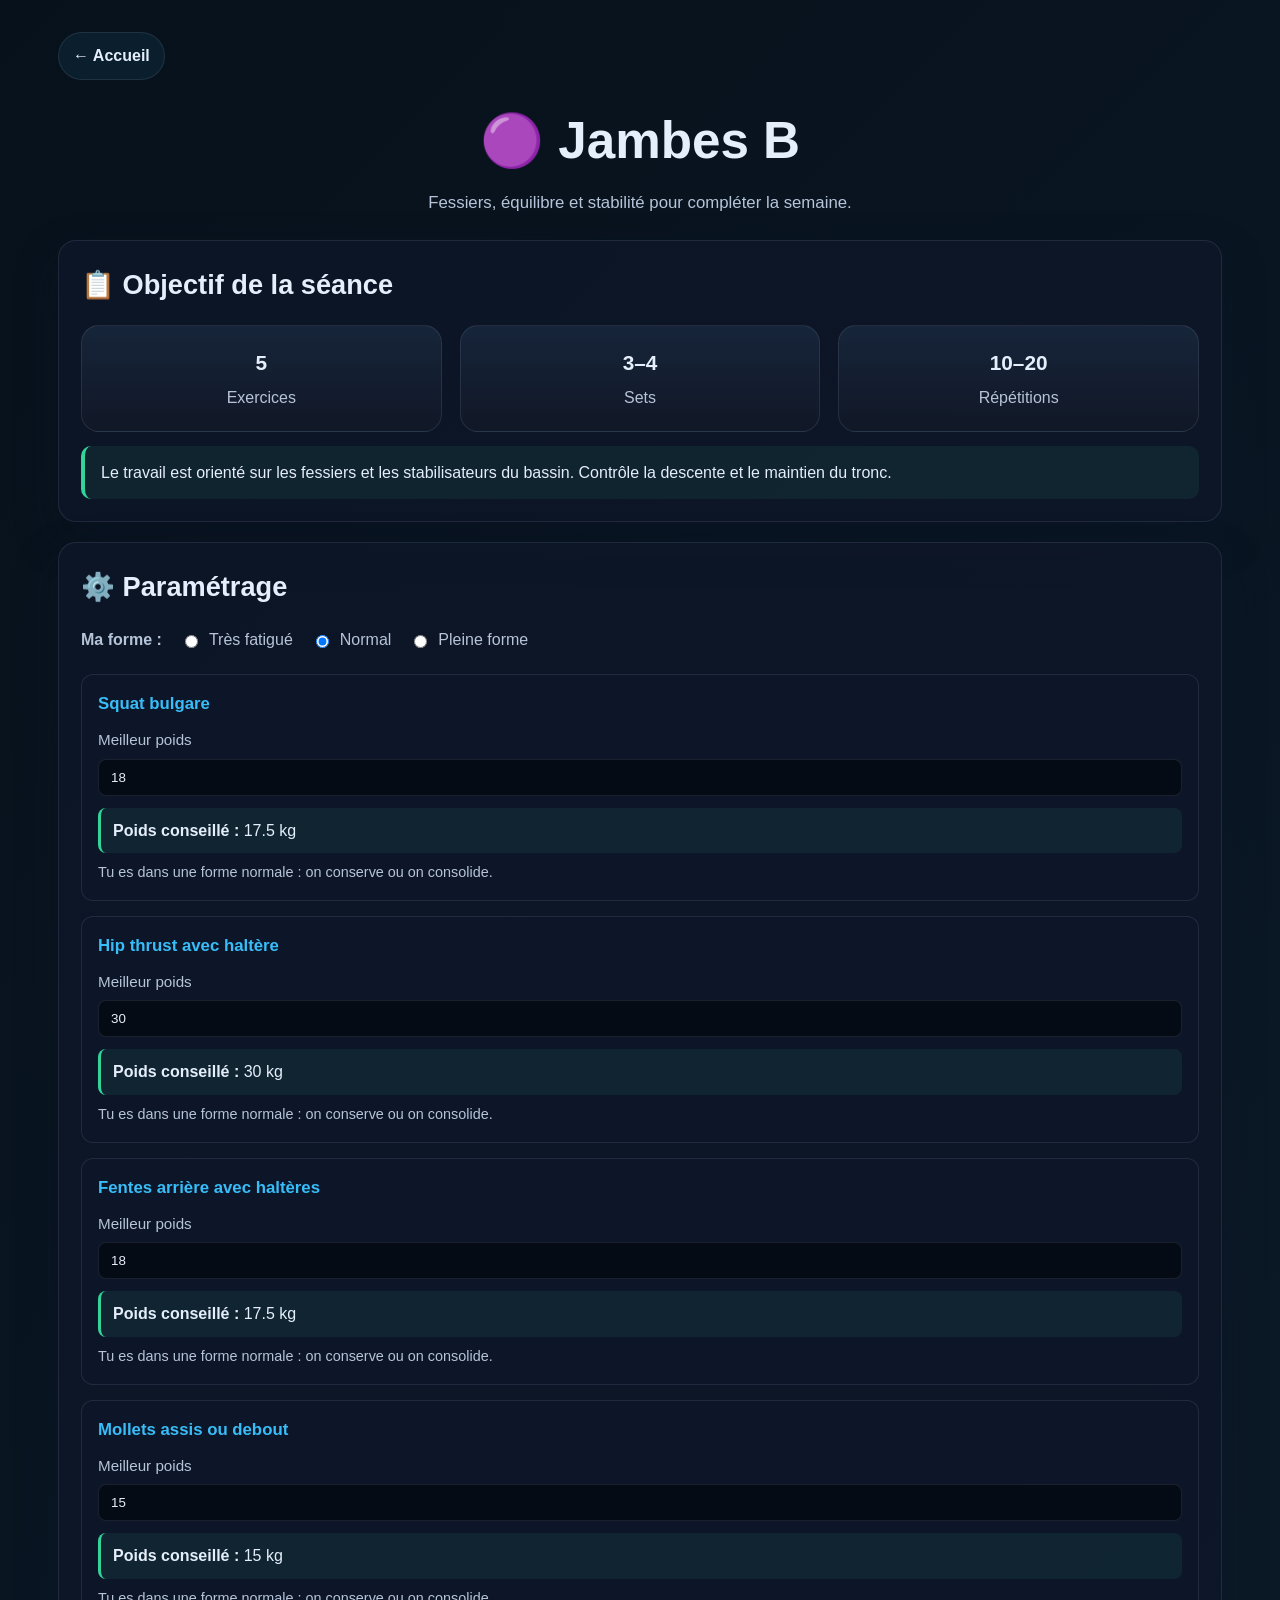
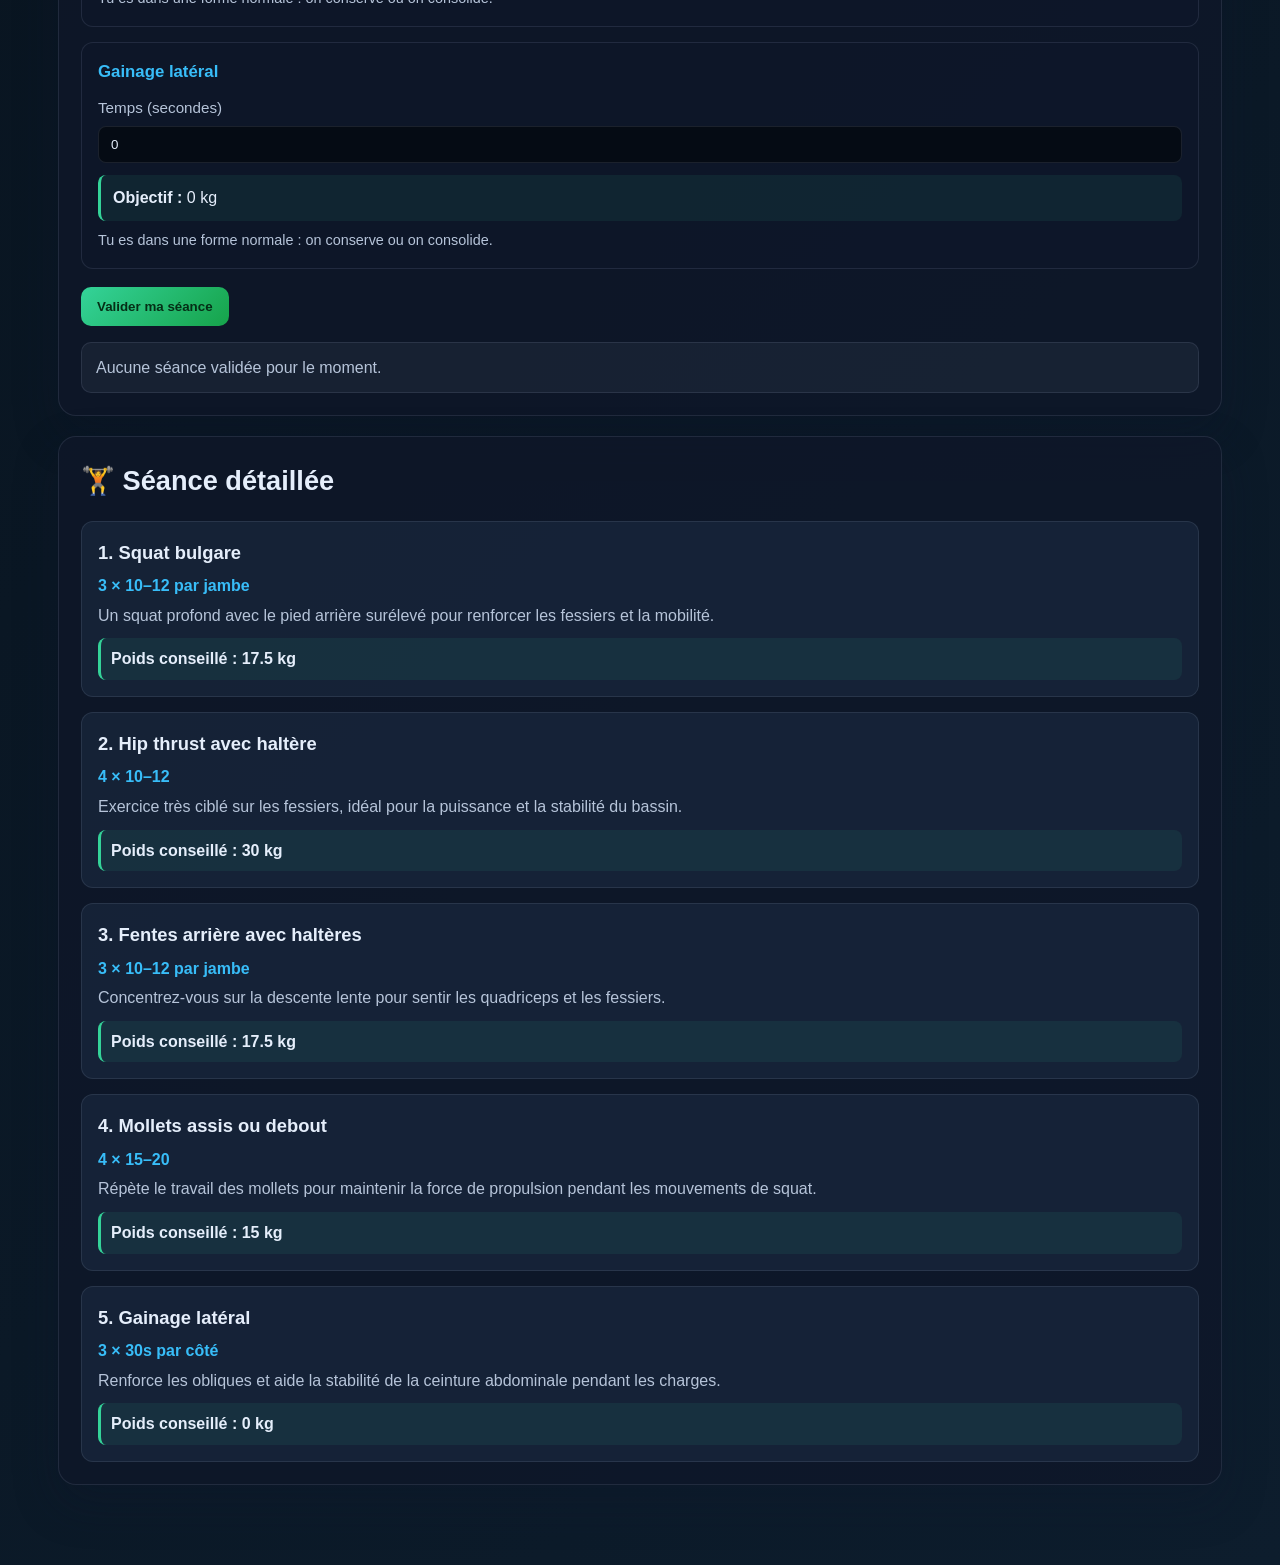
<file: seance-d.html>
<!doctype html>
<html lang="fr">
<head>
  <meta charset="UTF-8" />
  <meta name="viewport" content="width=device-width, initial-scale=1.0" />
  <title>Jambes B</title>
  <link rel="stylesheet" href="styles.css" />
</head>
<body data-session="d">
  <div class="container">
    <div class="topbar">
      <a class="back-link" href="index.html">← Accueil</a>
      <div></div>
    </div>

    <header class="page-header">
      <h1>🟣 Jambes B</h1>
      <p class="subtitle">Fessiers, équilibre et stabilité pour compléter la semaine.</p>
    </header>

    <section>
      <h2>📋 Objectif de la séance</h2>
      <div class="session-meta">
        <div class="meta-card"><strong>5</strong><span>Exercices</span></div>
        <div class="meta-card"><strong>3–4</strong><span>Sets</span></div>
        <div class="meta-card"><strong>10–20</strong><span>Répétitions</span></div>
      </div>
      <div class="success-box">Le travail est orienté sur les fessiers et les stabilisateurs du bassin. Contrôle la descente et le maintien du tronc.</div>
    </section>

    <section id="parametrage">
      <h2>⚙️ Paramétrage</h2>
      <div class="mood-selector">
        <strong>Ma forme :</strong>
        <label><input type="radio" name="sessionMood" value="1">Très fatigué</label>
        <label><input type="radio" name="sessionMood" value="2">Normal</label>
        <label><input type="radio" name="sessionMood" value="3">Pleine forme</label>
      </div>

      <div class="exercise-list">
        <div class="perf-row" data-session="d" data-exercise-id="bulgarian">
          <div class="perf-name">Squat bulgare</div>
          <div class="perf-fields">
            <label><span>Meilleur poids</span><input type="number" min="0" step="2.5" value="18" data-field="best" /></label>
          </div>
          <div class="advice-box"><strong>Poids conseillé :</strong> <span class="suggestion-value">18 kg</span></div>
          <div class="small-note"></div>
        </div>

        <div class="perf-row" data-session="d" data-exercise-id="hip_thrust">
          <div class="perf-name">Hip thrust avec haltère</div>
          <div class="perf-fields">
            <label><span>Meilleur poids</span><input type="number" min="0" step="2.5" value="30" data-field="best" /></label>
          </div>
          <div class="advice-box"><strong>Poids conseillé :</strong> <span class="suggestion-value">30 kg</span></div>
          <div class="small-note"></div>
        </div>

        <div class="perf-row" data-session="d" data-exercise-id="split_back">
          <div class="perf-name">Fentes arrière avec haltères</div>
          <div class="perf-fields">
            <label><span>Meilleur poids</span><input type="number" min="0" step="2.5" value="18" data-field="best" /></label>
          </div>
          <div class="advice-box"><strong>Poids conseillé :</strong> <span class="suggestion-value">18 kg</span></div>
          <div class="small-note"></div>
        </div>

        <div class="perf-row" data-session="d" data-exercise-id="calf_seated">
          <div class="perf-name">Mollets assis ou debout</div>
          <div class="perf-fields">
            <label><span>Meilleur poids</span><input type="number" min="0" step="2.5" value="15" data-field="best" /></label>
          </div>
          <div class="advice-box"><strong>Poids conseillé :</strong> <span class="suggestion-value">15 kg</span></div>
          <div class="small-note"></div>
        </div>

        <div class="perf-row" data-session="d" data-exercise-id="side_plank">
          <div class="perf-name">Gainage latéral</div>
          <div class="perf-fields">
            <label><span>Temps (secondes)</span><input type="number" min="0" step="5" value="0" data-field="best" /></label>
          </div>
          <div class="advice-box"><strong>Objectif :</strong> <span class="suggestion-value">30s/côté</span></div>
          <div class="small-note"></div>
        </div>
      </div>

      <div class="actions" style="margin-top: 18px;">
        <button class="primary-btn" type="button" data-save-session>Valider ma séance</button>
      </div>
      <div id="sessionSummary" class="session-summary">Aucune séance validée pour le moment.</div>
    </section>

    <section>
      <h2>🏋️ Séance détaillée</h2>
      <div class="exercise-list">
        <div class="exercise" data-session="d" data-exercise-id="bulgarian">
          <h3>1. Squat bulgare</h3>
          <div class="sets">3 × 10–12 par jambe</div>
          <div class="tip">Un squat profond avec le pied arrière surélevé pour renforcer les fessiers et la mobilité.</div>
          <div class="program-suggestion">Poids conseillé : 18 kg</div>
        </div>

        <div class="exercise" data-session="d" data-exercise-id="hip_thrust">
          <h3>2. Hip thrust avec haltère</h3>
          <div class="sets">4 × 10–12</div>
          <div class="tip">Exercice très ciblé sur les fessiers, idéal pour la puissance et la stabilité du bassin.</div>
          <div class="program-suggestion">Poids conseillé : 30 kg</div>
        </div>

        <div class="exercise" data-session="d" data-exercise-id="split_back">
          <h3>3. Fentes arrière avec haltères</h3>
          <div class="sets">3 × 10–12 par jambe</div>
          <div class="tip">Concentrez-vous sur la descente lente pour sentir les quadriceps et les fessiers.</div>
          <div class="program-suggestion">Poids conseillé : 18 kg</div>
        </div>

        <div class="exercise" data-session="d" data-exercise-id="calf_seated">
          <h3>4. Mollets assis ou debout</h3>
          <div class="sets">4 × 15–20</div>
          <div class="tip">Répète le travail des mollets pour maintenir la force de propulsion pendant les mouvements de squat.</div>
          <div class="program-suggestion">Poids conseillé : 15 kg</div>
        </div>

        <div class="exercise" data-session="d" data-exercise-id="side_plank">
          <h3>5. Gainage latéral</h3>
          <div class="sets">3 × 30s par côté</div>
          <div class="tip">Renforce les obliques et aide la stabilité de la ceinture abdominale pendant les charges.</div>
          <div class="program-suggestion">Objectif : 30s/côté</div>
        </div>
      </div>
    </section>
  </div>

  <script src="app.js"></script>
</body>
</html>
</file>
<file: styles.css>
:root {
  --bg: #07111b;
  --bg-2: #0d1d2d;
  --panel: rgba(15, 23, 42, 0.82);
  --panel-strong: #111827;
  --panel-soft: #18263b;
  --accent: #34d399;
  --accent-2: #38bdf8;
  --accent-3: #fbbf24;
  --accent-4: #c084fc;
  --text: #e5eefb;
  --muted: #b6c4d9;
  --danger: #f87171;
  --border: rgba(148, 163, 184, 0.15);
  --shadow: 0 18px 45px rgba(15, 23, 42, 0.28);
}

* { box-sizing: border-box; }

html { scroll-behavior: smooth; }

body {
  margin: 0;
  min-height: 100vh;
  font-family: Arial, sans-serif;
  background: linear-gradient(135deg, var(--bg), var(--bg-2));
  color: var(--text);
  line-height: 1.6;
}

a { color: inherit; text-decoration: none; }

.container {
  max-width: 1200px;
  margin: 0 auto;
  padding: 32px 18px 60px;
}

header.page-header {
  text-align: center;
  margin-bottom: 24px;
}

.page-header h1 {
  margin: 0 0 8px;
  font-size: clamp(2.2rem, 4vw, 3.4rem);
}

.subtitle {
  margin: 0;
  color: var(--muted);
  font-size: 1.05rem;
}

.topbar {
  display: flex;
  align-items: center;
  justify-content: space-between;
  gap: 16px;
  margin-bottom: 20px;
}

.back-link {
  display: inline-flex;
  align-items: center;
  gap: 8px;
  background: rgba(56, 189, 248, 0.08);
  border: 1px solid var(--border);
  border-radius: 999px;
  padding: 10px 14px;
  color: var(--text);
  font-weight: 700;
}

.back-link:hover {
  border-color: rgba(56, 189, 248, 0.4);
}

section {
  background: rgba(15, 23, 42, 0.76);
  border: 1px solid var(--border);
  border-radius: 18px;
  box-shadow: var(--shadow);
  padding: 22px;
  margin: 20px 0;
}

h2 {
  margin: 0 0 18px;
  font-size: 1.7rem;
}

h3 {
  margin: 0 0 10px;
  font-size: 1.15rem;
}

.summary-grid,
.week-grid,
.session-meta,
.program-grid {
  display: grid;
  gap: 18px;
}

.summary-grid {
  grid-template-columns: repeat(4, minmax(0, 1fr));
}

.week-grid { grid-template-columns: repeat(7, minmax(0, 1fr)); }
.session-meta { grid-template-columns: repeat(3, minmax(0, 1fr)); }
.program-grid { grid-template-columns: repeat(2, minmax(0, 1fr)); }
.two-columns { grid-template-columns: repeat(2, minmax(0, 1fr)); }

.summary-card,
.day-card,
.meta-card,
.plan-card,
.session-card {
  background: linear-gradient(180deg, rgba(24, 38, 59, 0.95), rgba(17, 24, 39, 0.9));
  border: 1px solid var(--border);
  border-radius: 18px;
  padding: 20px 18px;
}

.summary-card,
.day-card,
.meta-card {
  display: flex;
  flex-direction: column;
  justify-content: center;
  align-items: center;
  text-align: center;
}

.summary-card strong,
.day-card strong,
.meta-card strong {
  display: block;
  font-size: 1.3rem;
  margin-bottom: 6px;
}

.summary-card span,
.day-card span,
.meta-card span {
  color: var(--muted);
}

.accent-green { border-color: rgba(52, 211, 153, 0.2); }
.accent-blue { border-color: rgba(56, 189, 248, 0.2); }
.accent-gold { border-color: rgba(251, 191, 36, 0.2); }
.accent-purple { border-color: rgba(192, 132, 252, 0.25); }

.plan-card {
  display: flex;
  flex-direction: column;
  gap: 12px;
}

.tag {
  display: inline-block;
  width: fit-content;
  padding: 6px 10px;
  border-radius: 999px;
  font-size: 0.76rem;
  font-weight: 700;
  letter-spacing: 0.05em;
  text-transform: uppercase;
}

.tag-green { background: rgba(52, 211, 153, 0.15); color: #7ae4b6; }
.tag-blue { background: rgba(56, 189, 248, 0.12); color: #9eddfd; }
.tag-gold { background: rgba(251, 191, 36, 0.13); color: #f7d16d; }
.tag-purple { background: rgba(192, 132, 252, 0.1); color: #d9b6ff; }

.exercise-list-index {
  list-style: none;
  padding: 0;
  margin: 0;
  display: flex;
  flex-direction: column;
  gap: 14px;
}

.exercise-list-index li {
  padding: 12px 12px 10px;
  border-radius: 12px;
  background: rgba(15, 23, 42, 0.65);
  border: 1px solid var(--border);
}

.exercise-head {
  display: flex;
  justify-content: space-between;
  gap: 10px;
  align-items: baseline;
  margin-bottom: 6px;
}

.exercise-head strong {
  font-size: 1rem;
  line-height: 1.4;
}

.exercise-head span {
  color: var(--accent-2);
  font-weight: 700;
  white-space: nowrap;
}

.exercise-list-index p {
  margin: 0;
  color: var(--muted);
  font-size: 0.94rem;
}

.session-card {
  display: flex;
  flex-direction: column;
  gap: 10px;
}

.session-card p {
  margin: 0;
  color: var(--muted);
}

.session-card .actions,
.actions {
  display: flex;
  flex-wrap: wrap;
  gap: 10px;
  margin-top: 12px;
}

.button,
.primary-btn {
  display: inline-flex;
  align-items: center;
  justify-content: center;
  border: none;
  border-radius: 10px;
  cursor: pointer;
  padding: 12px 16px;
  font-weight: 700;
  transition: transform 0.15s ease, filter 0.2s ease;
}

.button:hover,
.primary-btn:hover {
  transform: translateY(-1px);
  filter: brightness(1.05);
}

.button.primary,
.primary-btn {
  background: linear-gradient(135deg, var(--accent), #16a34a);
  color: #052e16;
}

.button.secondary {
  background: rgba(56, 189, 248, 0.1);
  border: 1px solid rgba(56, 189, 248, 0.25);
  color: var(--text);
}

.info-box,
.warning-box,
.success-box {
  border-left: 4px solid;
  border-radius: 10px;
  padding: 14px 16px;
  margin-top: 14px;
}

.info-box {
  border-color: var(--accent-2);
  background: rgba(56, 189, 248, 0.07);
}

.warning-box {
  border-color: var(--accent-3);
  background: rgba(251, 191, 36, 0.08);
}

.success-box {
  border-color: var(--accent);
  background: rgba(52, 211, 153, 0.08);
}

.mood-selector {
  display: flex;
  flex-wrap: wrap;
  gap: 10px 18px;
  margin: 14px 0 22px;
  color: var(--muted);
}

.mood-selector label {
  display: inline-flex;
  align-items: center;
  gap: 8px;
}

.exercise-list {
  display: flex;
  flex-direction: column;
  gap: 15px;
}

.exercise {
  background: rgba(24, 38, 59, 0.8);
  border: 1px solid var(--border);
  border-radius: 12px;
  padding: 16px;
}

.exercise h3 {
  margin-bottom: 6px;
}

.program-suggestion {
  margin-top: 10px;
  padding: 8px 10px;
  border-radius: 8px;
  background: rgba(52, 211, 153, 0.08);
  border-left: 3px solid var(--accent);
  color: var(--text);
  font-weight: 700;
}

.sets {
  color: var(--accent-2);
  font-weight: 700;
  margin-bottom: 4px;
}

.tip {
  color: var(--muted);
}

.perf-row {
  background: rgba(15, 23, 42, 0.85);
  border: 1px solid var(--border);
  border-radius: 12px;
  padding: 16px;
}

.perf-name {
  font-size: 1.05rem;
  font-weight: 700;
  color: var(--accent-2);
  margin-bottom: 10px;
}

.perf-fields {
  display: grid;
  grid-template-columns: 1fr;
  gap: 12px;
  margin-bottom: 12px;
}

.perf-fields label {
  display: flex;
  flex-direction: column;
  gap: 6px;
  color: var(--muted);
  font-size: 0.95rem;
}

.perf-fields input {
  width: 100%;
  padding: 10px 12px;
  border-radius: 8px;
  border: 1px solid var(--border);
  background: rgba(4, 9, 15, 0.8);
  color: var(--text);
}

.advice-box {
  background: rgba(52, 211, 153, 0.08);
  border-left: 3px solid var(--accent);
  border-radius: 8px;
  padding: 10px 12px;
  color: var(--text);
}

.small-note {
  margin-top: 8px;
  color: var(--muted);
  font-size: 0.9rem;
}

.session-summary {
  margin-top: 16px;
  padding: 12px 14px;
  border-radius: 10px;
  background: rgba(148, 163, 184, 0.08);
  border: 1px solid var(--border);
  color: var(--muted);
}

footer {
  margin-top: 28px;
  text-align: center;
  color: var(--muted);
  font-size: 0.95rem;
}

@media (max-width: 900px) {
  .summary-grid,
  .week-grid,
  .program-grid,
  .two-columns {
    grid-template-columns: 1fr 1fr;
  }
}

@media (max-width: 760px) {
  .summary-grid,
  .week-grid,
  .session-meta,
  .program-grid,
  .two-columns {
    grid-template-columns: 1fr;
  }

  .topbar {
    flex-direction: column;
    align-items: flex-start;
  }

  .container {
    padding-left: 12px;
    padding-right: 12px;
  }
}

.mobile-nav-wrap {
  position: fixed;
  top: 18px;
  right: 18px;
  z-index: 30;
}

.burger-btn {
  display: flex;
  flex-direction: column;
  justify-content: center;
  align-items: center;
  width: 52px;
  height: 52px;
  border: 1px solid var(--border);
  background: rgba(15, 23, 42, 0.95);
  border-radius: 14px;
  padding: 10px 8px;
  cursor: pointer;
  box-shadow: var(--shadow);
}

.burger-btn span {
  display: block;
  width: 100%;
  height: 3px;
  border-radius: 999px;
  background: var(--text);
  margin: 4px 0;
  transition: transform 0.2s ease, opacity 0.2s ease;
}

.quick-nav {
  position: absolute;
  top: 64px;
  right: 0;
  display: flex;
  flex-direction: column;
  gap: 10px;
  width: min(180px, 70vw);
  padding: 12px;
  border: 1px solid var(--border);
  border-radius: 16px;
  background: rgba(15, 23, 42, 0.97);
  box-shadow: var(--shadow);
  transform: translateX(calc(100% + 14px));
  opacity: 0;
  pointer-events: none;
  transition: transform 0.25s ease, opacity 0.25s ease;
}

.mobile-nav-wrap.menu-open .quick-nav {
  transform: translateX(0);
  opacity: 1;
  pointer-events: auto;
}

.quick-nav a {
  display: block;
  padding: 12px 14px;
  border-radius: 12px;
  background: rgba(56, 189, 248, 0.08);
  border: 1px solid var(--border);
  color: var(--text);
  font-size: 0.9rem;
  font-weight: 800;
  text-align: center;
  letter-spacing: 0.06em;
}

.quick-nav a:hover {
  border-color: rgba(56, 189, 248, 0.4);
}

.mobile-nav-wrap.menu-open .burger-btn span:nth-child(1) {
  transform: translateY(7px) rotate(45deg);
}

.mobile-nav-wrap.menu-open .burger-btn span:nth-child(2) {
  opacity: 0;
}

.mobile-nav-wrap.menu-open .burger-btn span:nth-child(3) {
  transform: translateY(-7px) rotate(-45deg);
}

@media (max-width: 760px) {
  .mobile-nav-wrap {
    right: 12px;
    top: 12px;
  }
}
</file>
